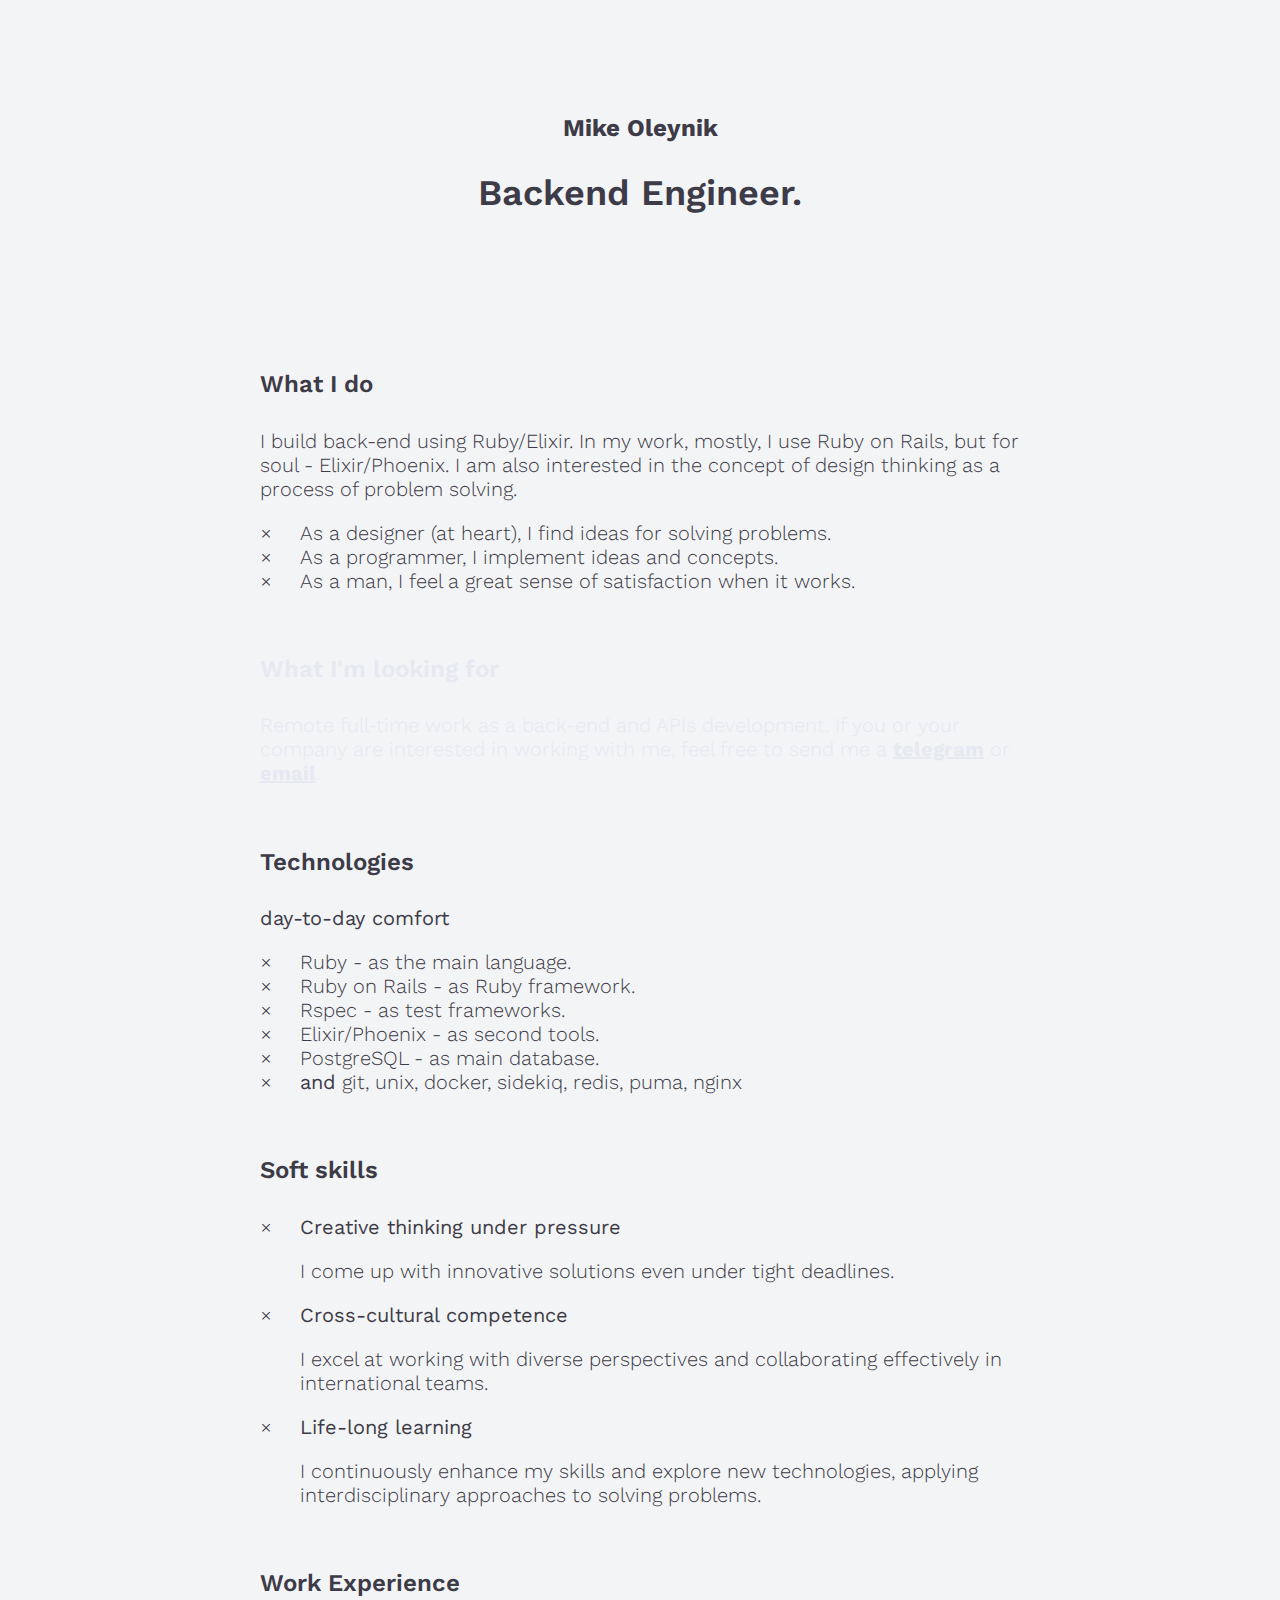
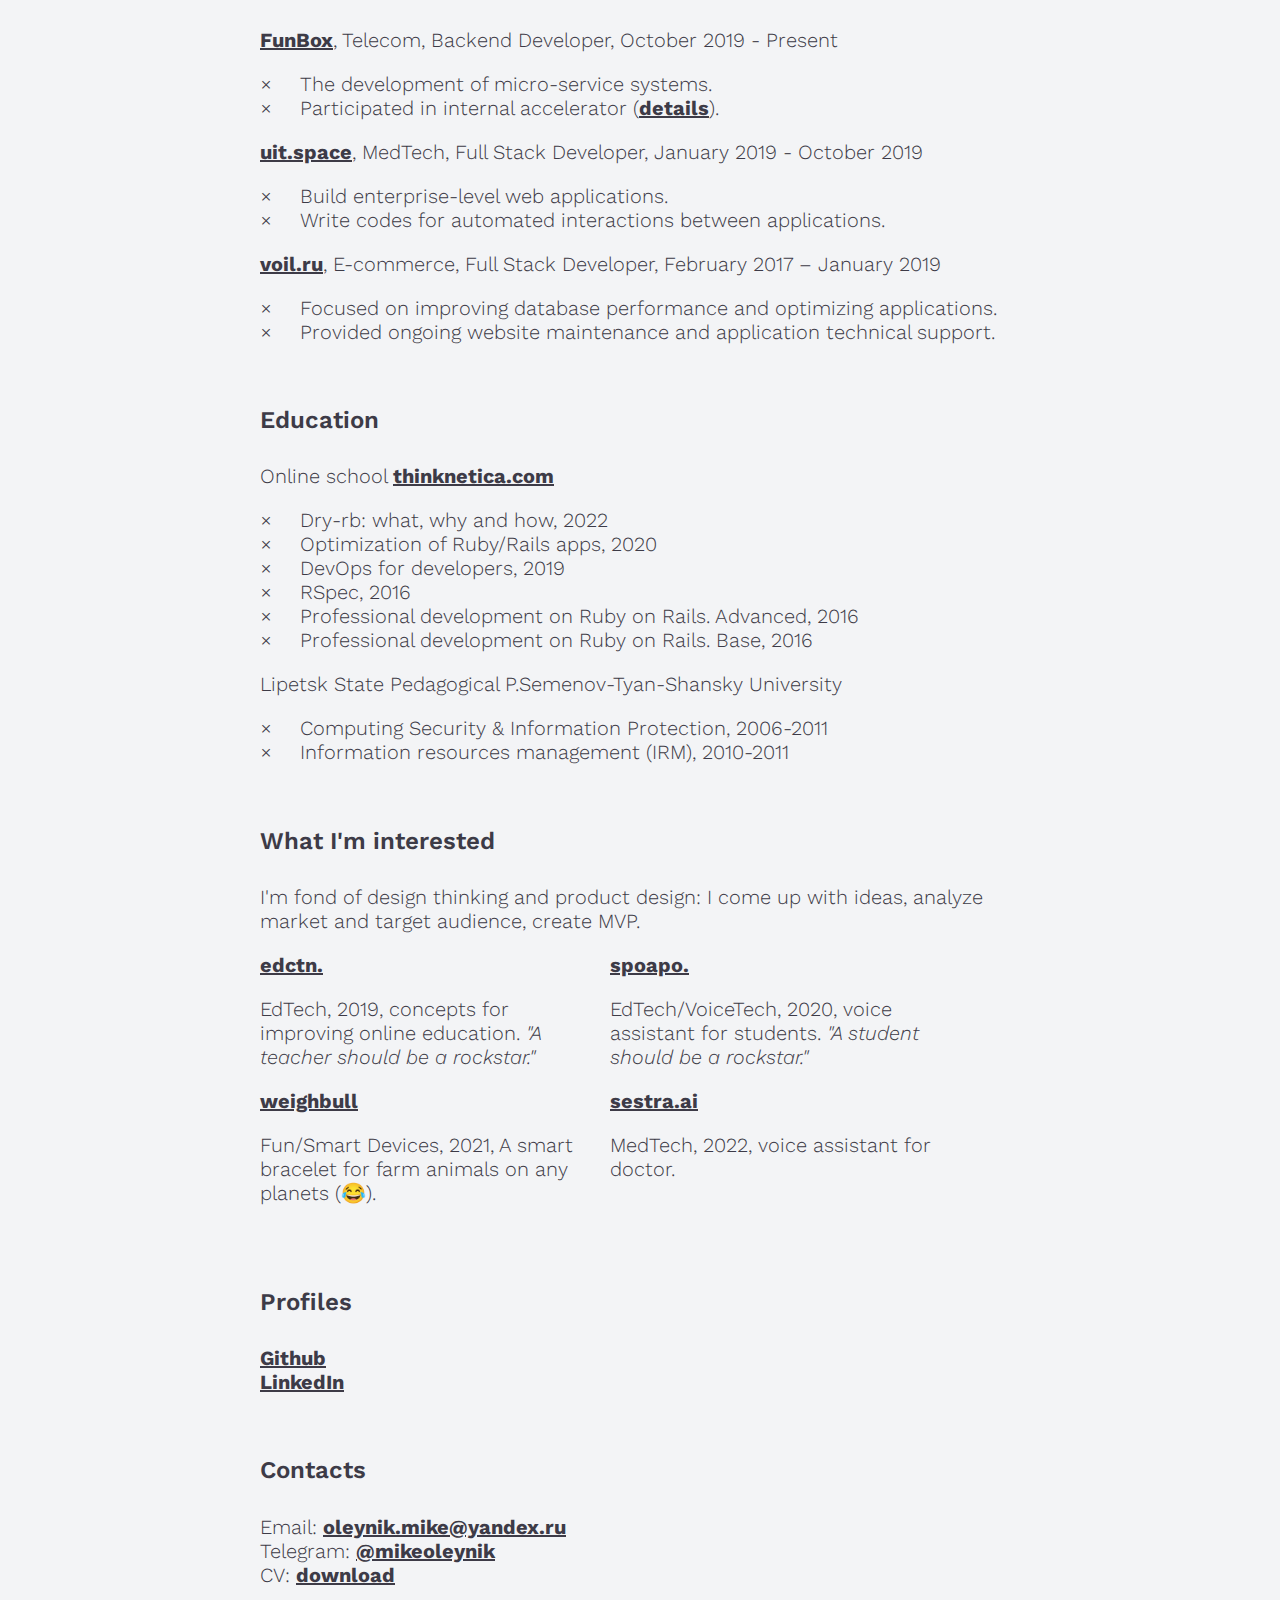
<file: index.html>
<!DOCTYPE html>
<html>
  <head>
    <meta charset="utf-8">
    <meta http-equiv="X-UA-Compatible" content="IE=edge">
    <title>Mike Oleynik — Backend Engineer.</title>
    <meta name="description" content="">
    <meta name="viewport" content="width=device-width, initial-scale=1">
    <meta name="robots" content="all,follow">
    <link rel="shortcut icon" type="image/png" href="img/favicon.png">
    <link rel="stylesheet" href="https://stackpath.bootstrapcdn.com/bootstrap/4.1.1/css/bootstrap.min.css" integrity="sha384-WskhaSGFgHYWDcbwN70/dfYBj47jz9qbsMId/iRN3ewGhXQFZCSftd1LZCfmhktB" crossorigin="anonymous">
    <link href="https://fonts.googleapis.com/css?family=Work+Sans:100,200,300,400,700,800,900" rel="stylesheet">
    <link rel="stylesheet" href="css/style.css">
  </head>
  <body>
    <div class="wrapper">
      <header>
        <h1>Mike Oleynik</h1>
        <h2>Backend Engineer.</h2>
      </header>
      <main>
        <section>
          <h3>What I do</h3>
          <p>I build back-end using Ruby/Elixir. In my work, mostly, I use Ruby on Rails, but for soul - Elixir/Phoenix. I am also interested in the concept of design thinking as a process of problem solving.</p>
          <ul class="list">
            <li>As a designer (at heart), I find ideas for solving problems.</li>
            <li>As a programmer, I implement ideas and concepts.</li>
            <li>As a man, I feel a great sense of satisfaction when it works.</li>
          </ul>

        </section>
        <section class='inactive'>
          <h3>What I'm looking for</h3>
          <p>Remote full-time work as a back-end and APIs development. If you or your company are interested in working with me, feel free to send me a <a href="https://t.me/mikeoleynik" target="_b
lank">telegram</a> or <a href="mailto:oleynik.mike@yandex.ru">email</a>.</p>
        </section>

        <section>
          <h3>Technologies</h3>
          <span class="sub">day-to-day comfort</span>
          <ul class="list">
            <li>Ruby - as the main language.</li>
            <li>Ruby on Rails - as Ruby framework.</li>
            <li>Rspec - as test frameworks.</li>
            <li>Elixir/Phoenix - as second tools.</li>
            <li>PostgreSQL - as main database.</li>
            <li><span class="sub">and</span> git, unix, docker, sidekiq, redis, puma, nginx</li>
          </ul>
        </section>

        <section>
          <h3>Soft skills</h3>
          <ul class="list">
            <li>
              <b>Creative thinking under pressure</b>
              <p>I come up with innovative solutions even under tight deadlines.</p>
            </li>

            <li>
              <b>Cross-cultural competence</b>
              <p>I excel at working with diverse perspectives and collaborating effectively in international teams.</p>
            </li>

            <li>
              <b>Life-long learning</b>
              <p>I continuously enhance my skills and explore new technologies, applying interdisciplinary approaches to solving problems.</p>
            </li>
          </ul>
        </section>

        <section>
          <h3>Work Experience</h3>
          <p class="funbox"><a href="https://funbox.ru/" target="_blank">FunBox</a>, Telecom, Backend Developer, October 2019 - Present</p>
          <ul class="list">
            <li>The development of micro-service systems.</li>
            <li>Participated in internal accelerator (<a href="yagni/sestra.html">details</a>).</li>
          </ul>
          <p><a href="https://uit.space/" target="_blank">uit.space</a>, MedTech, Full Stack Developer, January 2019 - October 2019</p>
          <ul class="list">
            <li>Build enterprise-level web applications.</li>
            <li>Write codes for automated interactions between applications.</li>
          </ul>
          <p><a href="http://voil.ru/" target="_blank">voil.ru</a>, E-commerce, Full Stack Developer, February 2017 – January 2019</p>
          <ul class="list">
            <li>Focused on improving database performance and optimizing applications.</li>
            <li>Provided ongoing website maintenance and application technical support.</li>
          </ul>
        </section>

        <section>
          <h3>Education</h3>
          <p>Online school <a href="http://thinknetica.com/" target="_blank">thinknetica.com</a></p>
          <ul class="list">
            <li>Dry-rb: what, why and how, 2022</li>
            <li>Optimization of Ruby/Rails apps, 2020</li>
            <li>DevOps for developers, 2019</li>
            <li>RSpec, 2016</li>
            <li>Professional development on Ruby on Rails. Advanced, 2016</li>
            <li>Professional development on Ruby on Rails. Base, 2016</li>
          </ul>

          <p>Lipetsk State Pedagogical P.Semenov-Tyan-Shansky University</p>
          <ul class="list">
            <li>Computing Security & Information Protection, 2006-2011</li>
            <li>Information resources management (IRM), 2010-2011</li>
          </ul>
        </section>

        <section>
          <h3>What I'm interested</span></h3>
          <p>I'm fond of design thinking and product design: I come up with ideas, analyze market and target audience, create MVP.</p>
          <ul class="rool rool--open-source">
            <li>
              <a href="yagni/edctn.html" target="_blank">edctn.</a>
              <p>EdTech, 2019, concepts for improving online education. <i>"A teacher should be a rockstar."</i></p>
            </li>

            <li>
              <a href="yagni/spoapo.html" target="_blank">spoapo.</a>
              <p>EdTech/VoiceTech, 2020, voice assistant for students. <i>"A student should be a rockstar."</i></p>
            </li>

            <li>
              <a href="yagni/weighbull.html" target="_blank">weighbull</a>
              <p>Fun/Smart Devices, 2021,  A smart bracelet for farm animals on any planets (😂).</p>
            </li>

            <li>
              <a href="yagni/sestra.html" target="_blank">sestra.ai</a>
              <p>MedTech, 2022, voice assistant for doctor.</p>
            </li>
          </ul>
        </section>

        <!-- <section>
          <h3>yagni, maybe</span></h3>
          <p>You can consider this my blog. Here I structure my thoughts in the form of essays or notes.</p>
          <ul class="rool rool--open-source">
            <li>
              <a href="https://medium.com/@spoapo/harden-of-idea-04554b52c0fc" target="_blank">Harden of Idea</a>
              <p>My framework for creating ideas.</p>
            </li>
          </ul>
        </section> -->
      </main>
      <footer>
        <section>
          <h3>Profiles</h3>
          <ul class="rool">
            <li><a href="https://github.com/mikeoleynik" target="_blank">Github</a></li>
            <li><a href="https://www.linkedin.com/in/mikeoleynik" target="_blank">LinkedIn</a></li>
          </ul>
        </section>
        <section>
          <h3>Contacts</h3>
          <ul class="rool">
            <li>Email: <a href="mailto:oleynik.mike@yandex.ru">oleynik.mike@yandex.ru</a></li>
            <li class="poster">
              Telegram: <a href="https://t.me/mikeoleynik" target="_blank">@mikeoleynik</a>
            </li>
            <li>CV: <a href="https://drive.google.com/file/d/1u5QvTjrEXNswhOLKGVE7uAmh62PnFZH5/view" target="_blank">download</li>
          </ul>
        </section>
      </footer>
    </div>
  </body>
</html>
</file>
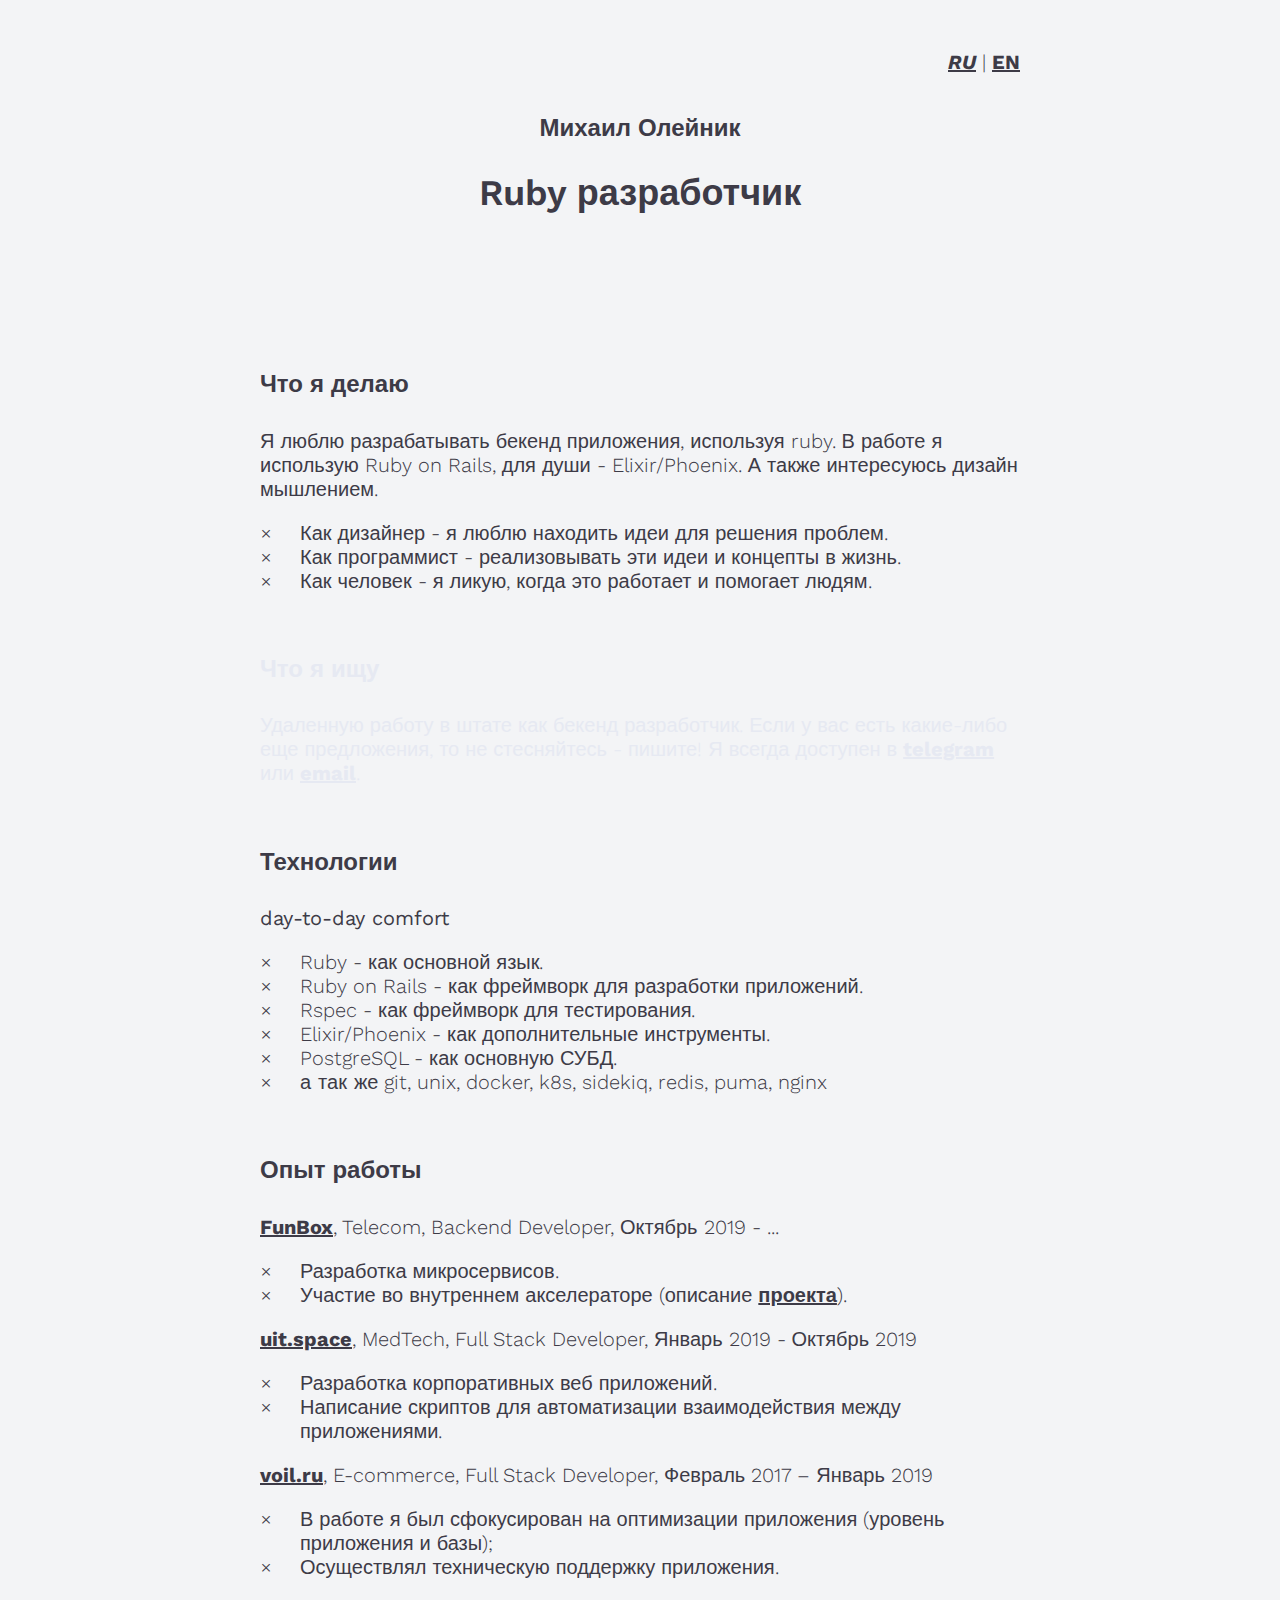
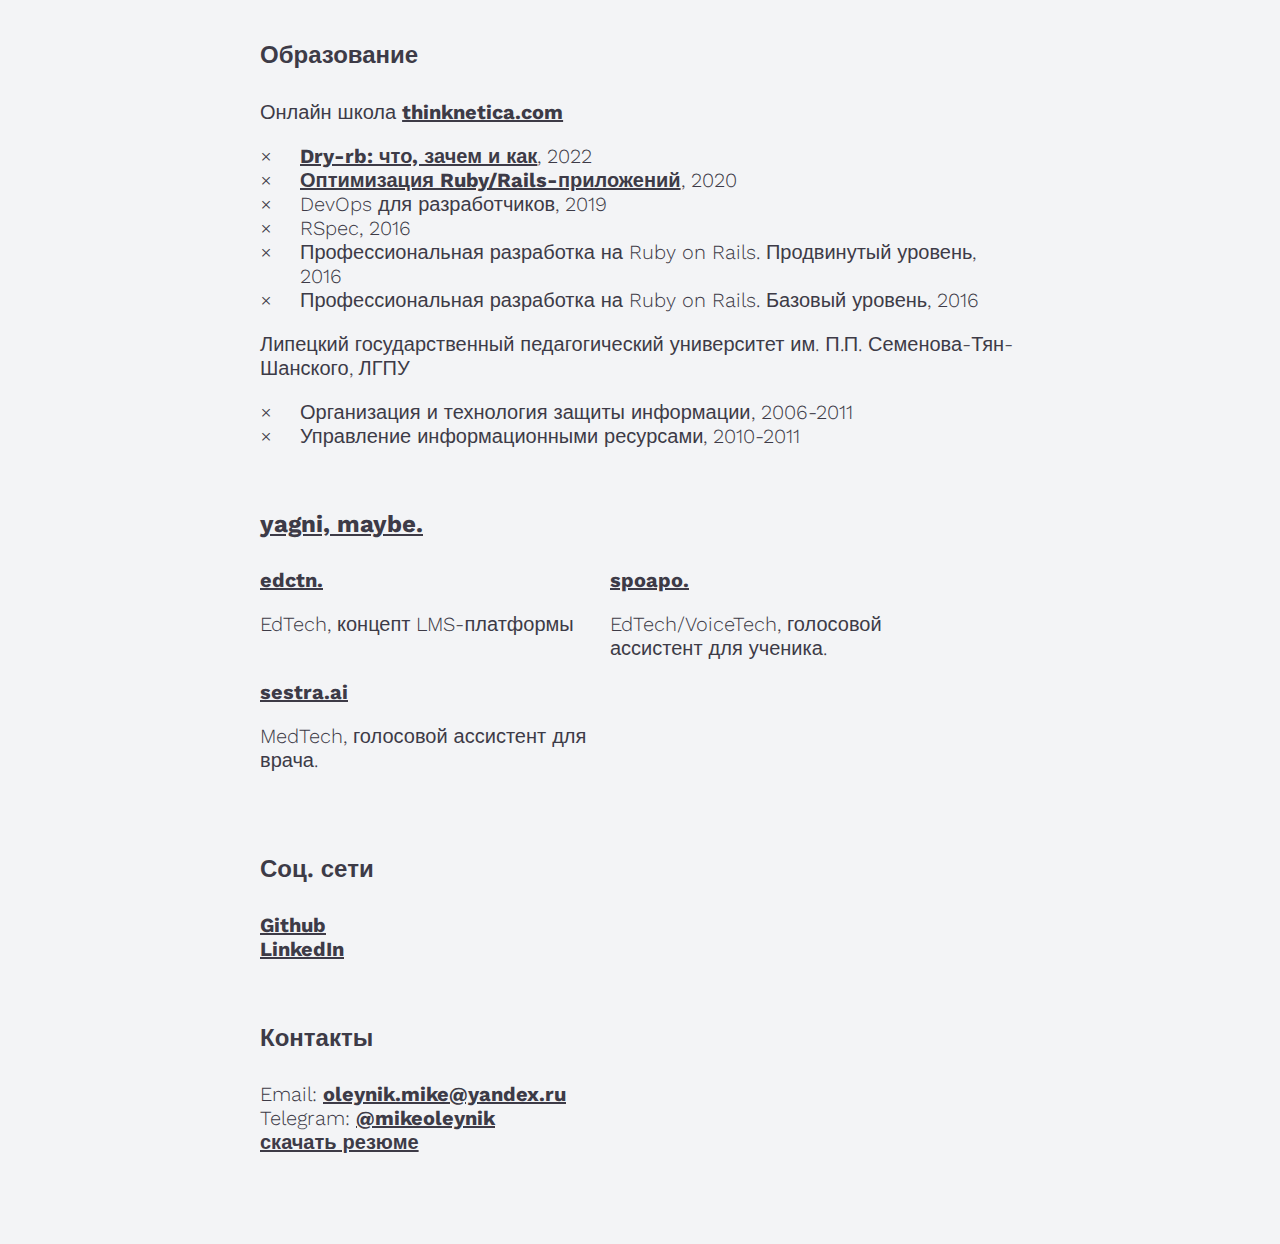
<file: ru/index.html>
<!DOCTYPE html>
<html>
  <head>
    <meta charset="utf-8">
    <meta http-equiv="X-UA-Compatible" content="IE=edge">
    <title>Mike Oleynik — ruby developer </title>
    <meta name="description" content="">
    <meta name="viewport" content="width=device-width, initial-scale=1">
    <meta name="robots" content="all,follow">
    <link rel="shortcut icon" type="image/png" href="img/favicon.png">
    <link rel="stylesheet" href="https://stackpath.bootstrapcdn.com/bootstrap/4.1.1/css/bootstrap.min.css" integrity="sha384-WskhaSGFgHYWDcbwN70/dfYBj47jz9qbsMId/iRN3ewGhXQFZCSftd1LZCfmhktB" crossorigin="anonymous">
    <link href="https://fonts.googleapis.com/css?family=Work+Sans:100,200,300,400,700,800,900" rel="stylesheet">
    <link href="https://fonts.googleapis.com/css?family=Montserrat:100,200,300,400,700,800,900&display=swap" rel="stylesheet">
    <link rel="stylesheet" href="../css/style.css">
  </head>
  <body>
    <div class="wrapper">
      <header>
        <p class="language">
          <a href="index.html" class="active">ru</a><span> | </span><a href="en.html">en</a>
        </p>
        <h1>Михаил Олейник</h1>
        <h2>Ruby разработчик</h2>
      </header>
      <main class="wrapper--russian">
        <section>
          <h3>Что я делаю</h3>
          <p>Я люблю разрабатывать бекенд приложения, используя ruby. В работе я использую Ruby on Rails, для души - Elixir/Phoenix. А также интересуюсь дизайн мышлением.</p>
          <ul class="list">
            <li>Как дизайнер - я люблю находить идеи для решения проблем.</li>
            <li>Как программист - реализовывать эти идеи и концепты в жизнь.</li>
            <li>Как человек - я ликую, когда это работает и помогает людям.</li>
          </ul>

        </section>
        <section class='inactive'>
          <h3>Что я ищу</h3>
          <p>Удаленную работу в штате как бекенд разработчик. Если у вас есть какие-либо еще предложения, то не стесняйтесь - пишите! Я всегда доступен в <a href="https://t.me/mikeoleynik" target="_blank">telegram</a> или <a href="mailto:oleynik.mike@yandex.ru">email</a>.</p>
        </section>
        <section>
          <h3>Технологии</h3>
          <span class="sub">day-to-day comfort</span>
          <ul class="list">
            <li>Ruby - как основной язык.</li>
            <li>Ruby on Rails - как фреймворк для разработки приложений.</li>
            <li>Rspec - как фреймворк для тестирования.</li>
            <li>Elixir/Phoenix - как дополнительные инструменты.</li>
            <li>PostgreSQL - как основную СУБД. </li>
            <li><span class="sub">а так же</span>  git, unix, docker, k8s, sidekiq, redis, puma, nginx</li>
          </ul>
        </section>
        <section>
          <h3>Опыт работы</h3>
          <p class="funbox"><a href="https://funbox.ru/" target="_blank">FunBox</a>, Telecom, Backend Developer, Октябрь 2019 - ...</p>
          <ul class="list">
            <li>Разработка микросервисов.</li>
            <li>Участие во внутреннем акселераторе (описание <span class="yagni-maybe"><a href="yagni/sestra.html">проекта</a></span>).</li>
          </ul>
          <p><a href="https://uit.space/" target="_blank">uit.space</a>, MedTech, Full Stack Developer, Январь 2019 - Октябрь 2019</p>
          <ul class="list">
            <li>Разработка корпоративных веб приложений.</li>
            <li>Написание скриптов для автоматизации взаимодействия между приложениями.</li>
          </ul>
          <p><a href="http://voil.ru/" target="_blank">voil.ru</a>, E-commerce, Full Stack Developer, Февраль 2017 – Январь 2019</p>
          <ul class="list">
            <li>В работе я был сфокусирован на оптимизации приложения (уровень приложения и базы);</li>
            <li>Осуществлял техническую поддержку приложения.</li>
          </ul>
        </section>
        <section>
          <h3>Образование</h3>
          <p>Онлайн школа <a href="http://thinknetica.com/" target="_blank">thinknetica.com</a></p>
          <ul class="list">
            <li><a href="https://thinknetica.com/pro/workshop_dryrb" target="_blank">Dry-rb: что, зачем и как</a>, 2022</li>
            <li><a href="https://thinknetica.com/pro/rails_optimization" target="_blank">Оптимизация Ruby/Rails-приложений</a>, 2020</li>
            <li>DevOps для разработчиков, 2019</li>
            <li>RSpec, 2016</li>
            <li>Профессиональная разработка на Ruby on Rails. Продвинутый уровень, 2016</li>
            <li>Профессиональная разработка на Ruby on Rails. Базовый уровень, 2016</li>
          </ul>

          <p>Липецкий государственный педагогический университет им. П.П. Семенова-Тян-Шанского, ЛГПУ</p>
          <ul class="list">
            <li>Организация и технология защиты информации, 2006-2011</li>
            <li>Управление информационными ресурсами, 2010-2011</li>
          </ul>
        </section>

        <section>
          <h3><span class='yagni-maybe'><a href="blog.html">yagni, maybe.</a></span></h3>
          <ul class="rool rool--open-source">
            <li>
              <a href="yagni/edctn.html" target="_blank">edctn.</a>
              <p>EdTech, концепт LMS-платформы</p>
            </li>

            <li>
              <a href="yagni/spoapo.html" target="_blank">spoapo.</a>
              <p>EdTech/VoiceTech, голосовой ассистент для ученика.</p>
            </li>

            <li>
              <a href="yagni/sestra.html" target="_blank">sestra.ai</a>
              <p>MedTech, голосовой ассистент для врача.</p>
            </li>
          </ul>
        </section>
      </main>
      <footer>
        <section>
          <h3>Соц. сети</h3>
          <ul class="rool">
            <li class="poster">
              <a href="https://github.com/mikeoleynik" target="_blank">Github</a>
              <!-- <div class="gif"><img src="img/code.gif" width="400"></div> -->
            </li>
            <!-- <li><a href="https://twitter.com/oleynikmike" target="_blank">Twitter</a></li> -->
            <li><a href="https://www.linkedin.com/in/mike-oleynik-81ba06165/" target="_blank">LinkedIn</a></li>
          </ul>
        </section>
        <section>
          <h3>Контакты</h3>
          <ul class="rool">
            <li>Email: <a href="mailto:oleynik.mike@yandex.ru">oleynik.mike@yandex.ru</a></li>
            <li class="poster">
              Telegram: <a href="https://t.me/mikeoleynik" target="_blank">@mikeoleynik</a>
            </li>
            <li><a href="https://drive.google.com/file/d/1u5QvTjrEXNswhOLKGVE7uAmh62PnFZH5/view" target="_blank">скачать резюме</li>
          </ul>
        </section>
      </footer>
    </div>
  </body>
</html>
</file>
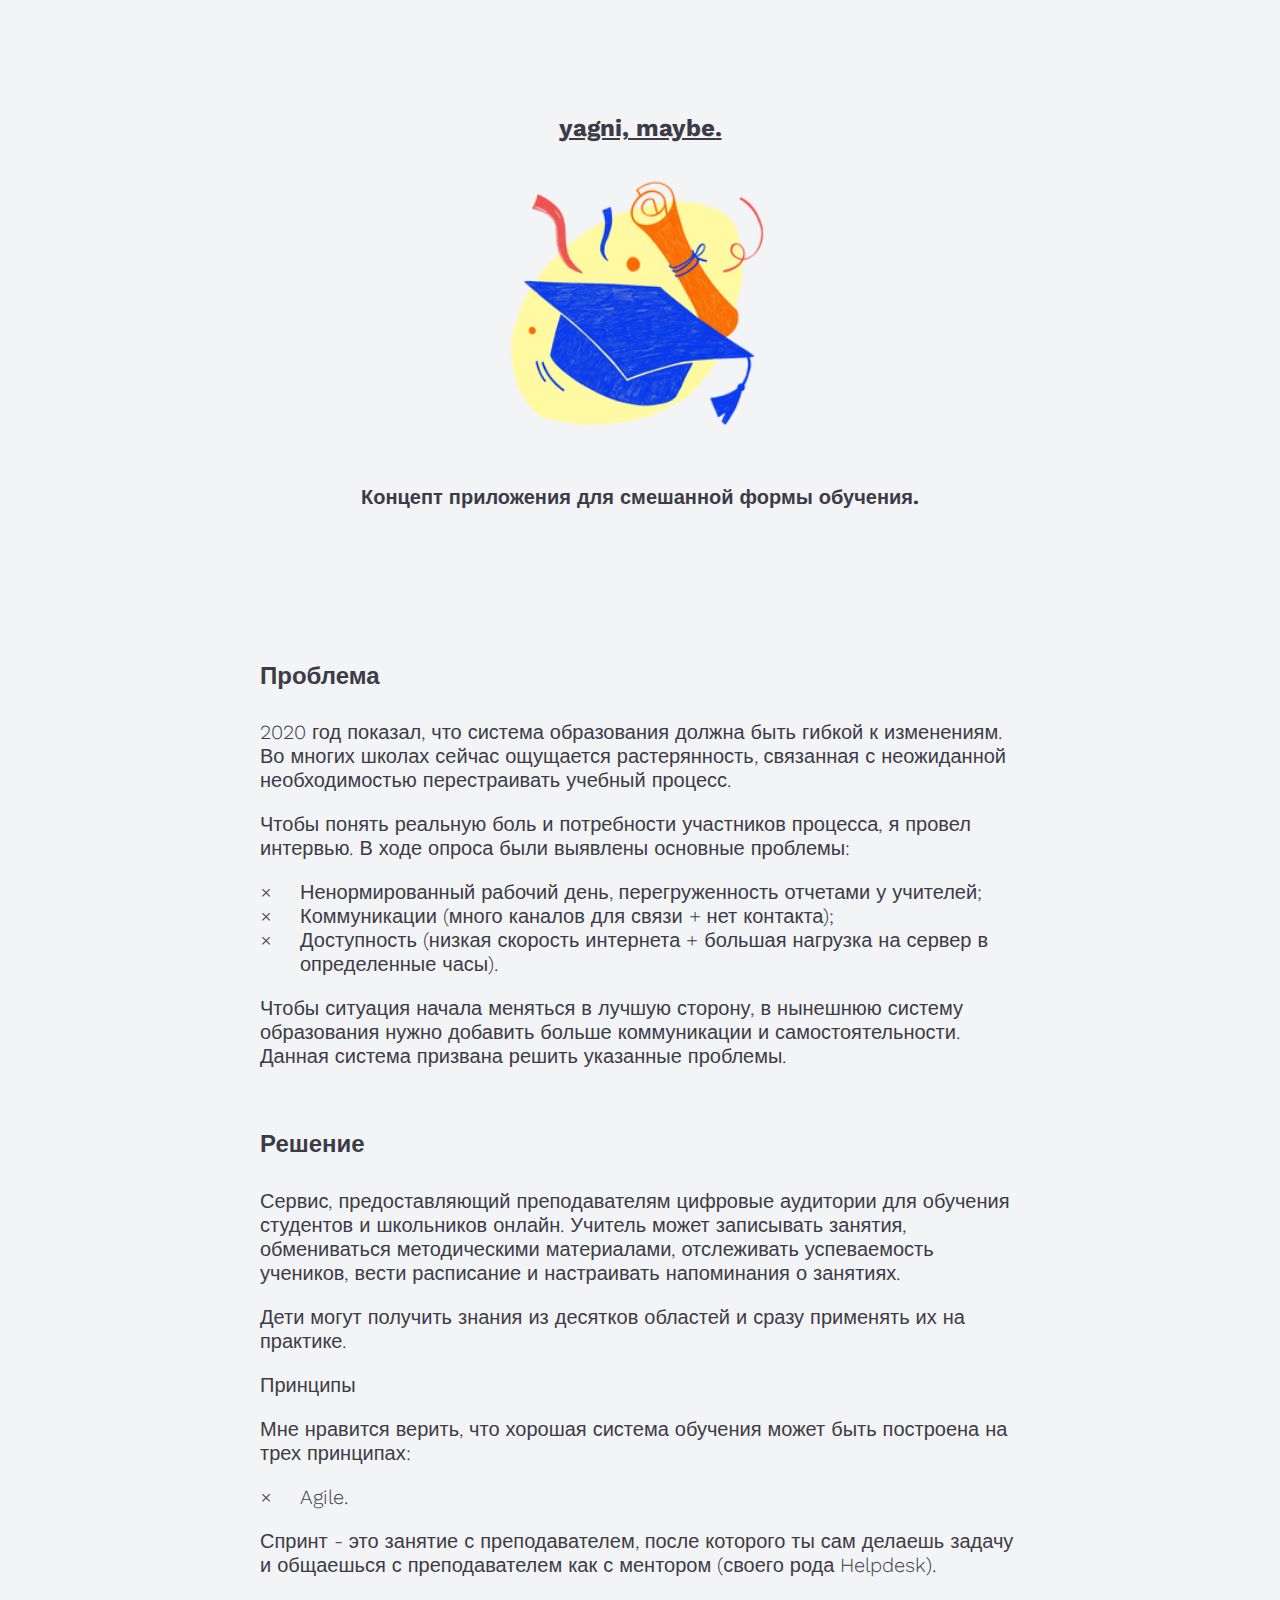
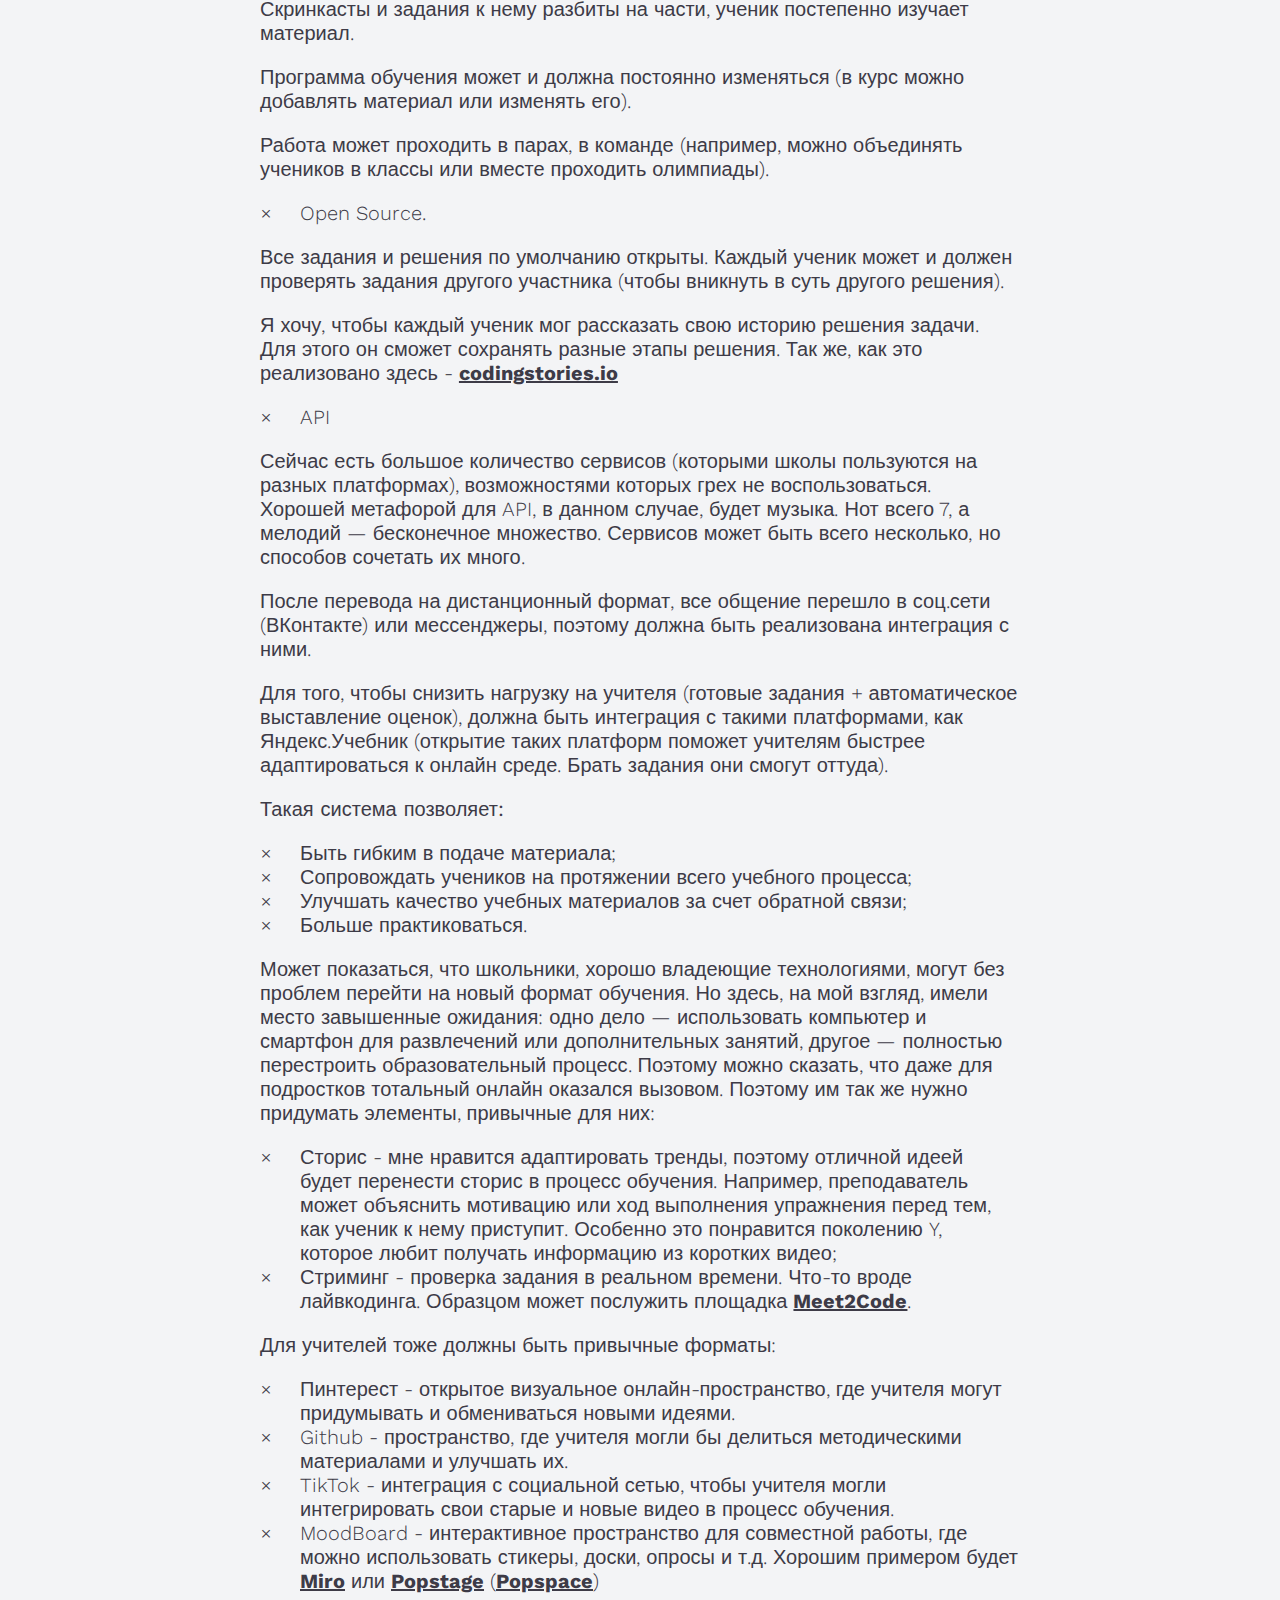
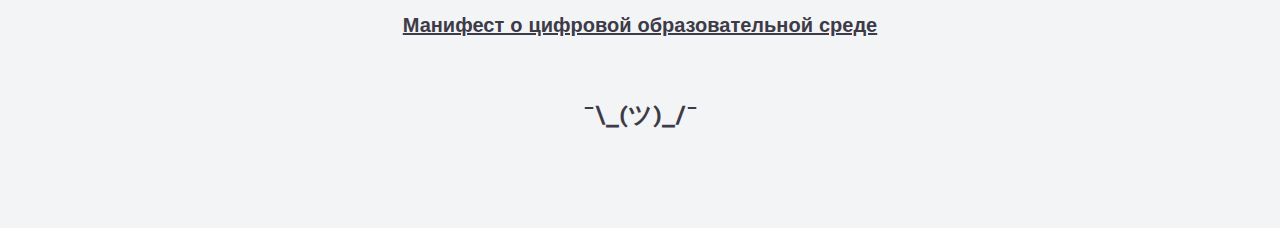
<file: ru/edctn.html>
<!DOCTYPE html>
<html>
  <head>
    <meta charset="utf-8">
    <meta http-equiv="X-UA-Compatible" content="IE=edge">
    <title>edctn.</title>
    <meta name="description" content="">
    <meta name="viewport" content="width=device-width, initial-scale=1">
    <meta name="robots" content="all,follow">
    <link rel="shortcut icon" type="image/png" href="../img/favicon.png">
    <link rel="stylesheet" href="https://stackpath.bootstrapcdn.com/bootstrap/4.1.1/css/bootstrap.min.css" integrity="sha384-WskhaSGFgHYWDcbwN70/dfYBj47jz9qbsMId/iRN3ewGhXQFZCSftd1LZCfmhktB" crossorigin="anonymous">
    <link href="https://fonts.googleapis.com/css?family=Montserrat:100,200,300,400,700,800,900&display=swap" rel="stylesheet">
    <link href="https://fonts.googleapis.com/css?family=Work+Sans:100,200,300,400,700,800,900" rel="stylesheet">
    <link rel="stylesheet" href="../css/style.css">
  </head>
  <body>
    <div class="wrapper">
      <header>
        <p class="language">
          <!-- <a class="active" href="index.html">ru</a><span> | </span><a href="en.html">en</a> -->
        </p>
        <h1 class="bold"><span class='yagni'><a href="../blog.html">yagni, maybe.</a></span></h1>
        <div><img src="../img/edctn.png" class='img-center'></div>
        <div class='footer-shrug'>
          <h4>Концепт приложения для смешанной формы обучения.</h4>
        </div>
      </header>
      <main class="wrapper--russian">
        <section>
          <h3>Проблема</h3>
          <p>2020 год показал, что система образования должна быть гибкой к изменениям. Во многих школах сейчас ощущается растерянность, связанная с неожиданной необходимостью перестраивать учебный процесс. </p>

          <p>Чтобы понять реальную боль и потребности участников процесса, я провел интервью. В ходе опроса были выявлены основные проблемы:</p>

          <ul class="list">
            <li>Ненормированный рабочий день, перегруженность отчетами у учителей;</li>
            <li>Коммуникации (много каналов для связи + нет контакта);</li>
            <li>Доступность (низкая скорость интернета + большая нагрузка на сервер в определенные часы).</li>
          </ul>
          <p>Чтобы ситуация начала меняться в лучшую сторону, в нынешнюю систему образования нужно добавить больше коммуникации и самостоятельности. Данная система призвана решить указанные проблемы.</p>
        </section>

        <section>
          <h3>Решение</h3>
          <p>Сервис, предоставляющий преподавателям цифровые аудитории для обучения студентов и школьников онлайн. Учитель может записывать занятия, обмениваться методическими материалами, отслеживать успеваемость учеников, вести расписание и настраивать напоминания о занятиях.</p>
          <p>Дети могут получить знания из десятков областей и сразу применять их на практике.</p>

          <p><b>Принципы</b></p>
          <p>Мне нравится верить, что хорошая система обучения может быть построена на трех принципах:</p>

          <ul class="list">
            <li>Agile.</li>
          </ul>

          <p>Спринт - это занятие с преподавателем, после которого ты сам делаешь задачу и общаешься с преподавателем как с ментором (своего рода Helpdesk).</p>
          <p>Скринкасты и задания к нему разбиты на части, ученик постепенно изучает материал.</p>
          <p>Программа обучения может и должна постоянно изменяться (в курс можно добавлять материал или изменять его).</p>
          <p>Работа может проходить в парах, в команде (например, можно объединять учеников в классы или вместе проходить олимпиады).</p>

          <ul class="list">
            <li>Open Source.</li>
          </ul>

          <p>Все задания и решения по умолчанию открыты. Каждый ученик может и должен проверять задания другого участника (чтобы вникнуть в суть другого решения).</p>
          <p>Я хочу, чтобы каждый ученик мог рассказать свою историю решения задачи. Для этого он сможет сохранять разные этапы решения. Так же, как это реализовано здесь - <a href="https://codingstories.io/about">codingstories.io</a></p>

          <ul class="list">
            <li>API</li>
          </ul>

          <p>Сейчас есть большое количество сервисов (которыми школы пользуются на разных платформах), возможностями которых грех не воспользоваться. Хорошей метафорой для API, в данном случае, будет музыка. Нот всего 7, а мелодий — бесконечное множество. Сервисов может быть всего несколько, но способов сочетать их много.</p>
          <p>После перевода на дистанционный формат, все общение перешло в соц.сети (ВКонтакте) или мессенджеры, поэтому должна быть реализована интеграция с ними.</p>
          <p>Для того, чтобы снизить нагрузку на учителя (готовые задания + автоматическое выставление оценок), должна быть интеграция с такими платформами, как Яндекс.Учебник (открытие таких платформ поможет учителям быстрее адаптироваться к онлайн среде. Брать задания они смогут оттуда).</p>

          <p><b>Такая система позволяет:</b></p>

          <ul class="list">
            <li>Быть гибким в подаче материала;</li>
            <li>Сопровождать учеников на протяжении всего учебного процесса;</li>
            <li>Улучшать качество учебных материалов за счет обратной связи;</li>
            <li>Больше практиковаться.</li>
          </ul>

          <p>Может показаться, что школьники, хорошо владеющие технологиями, могут без проблем перейти на новый формат обучения. Но здесь, на мой взгляд, имели место завышенные ожидания: одно дело — использовать компьютер и смартфон для развлечений или дополнительных занятий, другое — полностью перестроить образовательный процесс. Поэтому можно сказать, что даже для подростков тотальный онлайн оказался вызовом. Поэтому им так же нужно придумать элементы, привычные для них:</p>

          <ul class="list">
            <li>Сторис - мне нравится адаптировать тренды, поэтому отличной идеей будет перенести сторис в процесс обучения. Например, преподаватель может объяснить мотивацию или ход выполнения упражнения перед тем, как ученик к нему приступит. Особенно это понравится поколению Y, которое любит получать информацию из коротких видео;</li>
            <li>Стриминг - проверка задания в реальном времени. Что-то вроде лайвкодинга. Образцом может послужить площадка <a href="https://meet2code.com">Meet2Code</a>.</li>
          </ul>

          <p>Для учителей тоже должны быть привычные форматы:</p>
          <ul class="list">
            <li>Пинтерест - открытое визуальное онлайн-пространство, где учителя могут придумывать и обмениваться новыми идеями.</li>
            <li>Github - пространство, где учителя могли бы делиться методическими материалами и улучшать их.</li>
            <li>TikTok - интеграция с социальной сетью, чтобы учителя могли интегрировать свои старые и новые видео в процесс обучения.</li>
            <li>MoodBoard - интерактивное пространство для совместной работы, где можно использовать стикеры, доски, опросы и т.д. Хорошим примером будет <a href="https://miro.com/">Miro</a> или <a href="https://popstage.com/">Popstage</a> (<a href="https://popspace.io/">Popspace</a>)</li>
          </ul>
        </section>
      </main>
      <footer>
        <section>
          <div class='footer-shrug'>
            <a href='http://edutainme.ru'>Манифест о цифровой образовательной среде</a>
            <h3>¯\_(ツ)_/¯</h3>
          </div>
        </section>
      </footer>
    </div>
  </body>
</html>
</file>
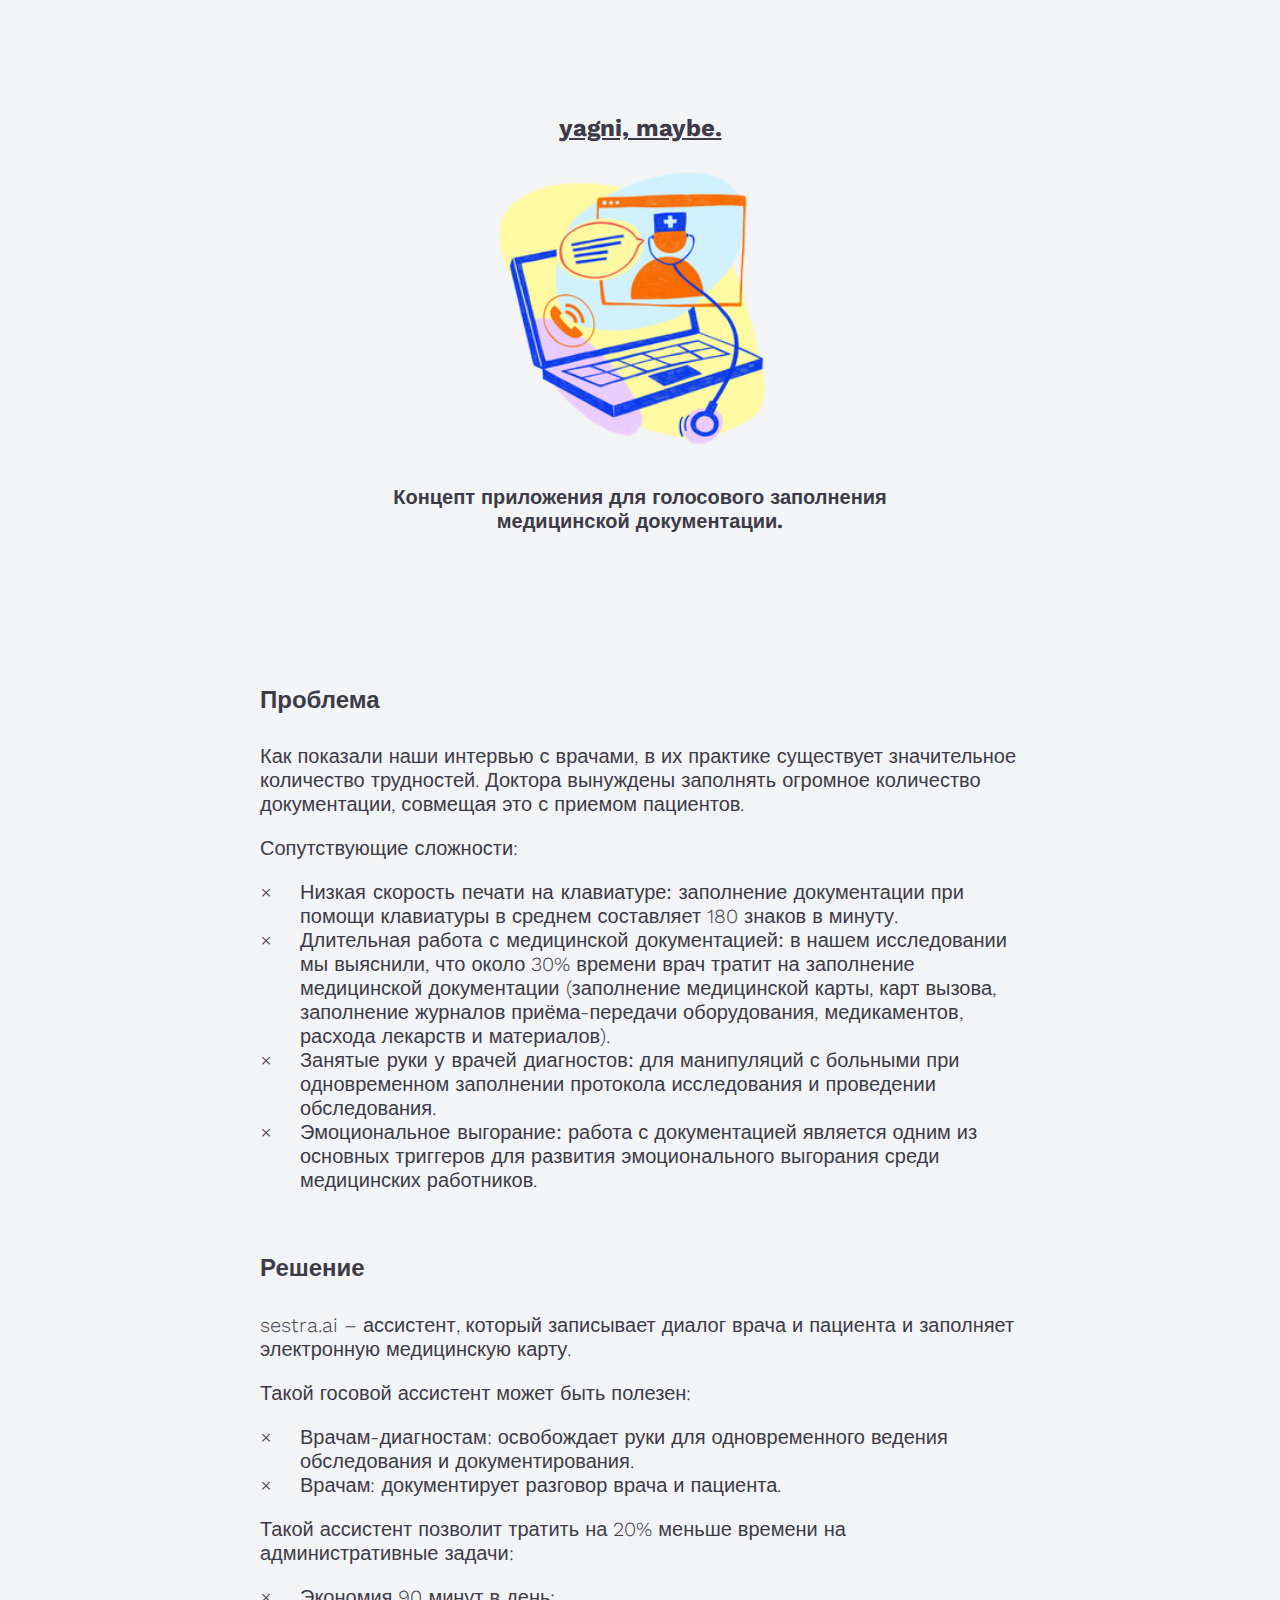
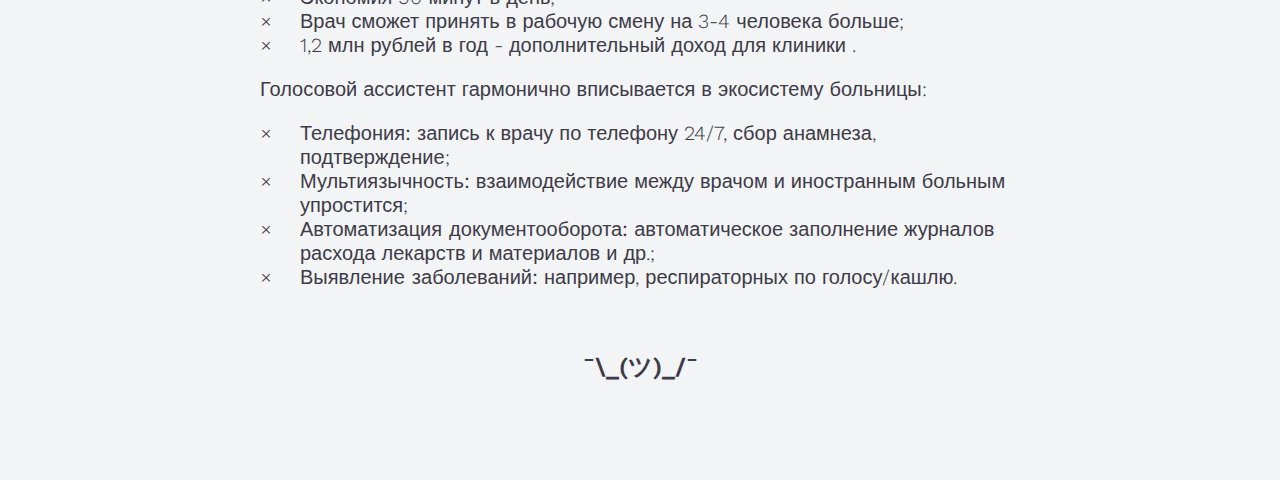
<file: ru/sestra.html>
<!DOCTYPE html>
<html>
  <head>
    <meta charset="utf-8">
    <meta http-equiv="X-UA-Compatible" content="IE=edge">
    <title>sestra.ai</title>
    <meta name="description" content="">
    <meta name="viewport" content="width=device-width, initial-scale=1">
    <meta name="robots" content="all,follow">
    <link rel="shortcut icon" type="image/png" href="../img/favicon.png">
    <link rel="stylesheet" href="https://stackpath.bootstrapcdn.com/bootstrap/4.1.1/css/bootstrap.min.css" integrity="sha384-WskhaSGFgHYWDcbwN70/dfYBj47jz9qbsMId/iRN3ewGhXQFZCSftd1LZCfmhktB" crossorigin="anonymous">
    <link href="https://fonts.googleapis.com/css?family=Montserrat:100,200,300,400,700,800,900&display=swap" rel="stylesheet">
    <link href="https://fonts.googleapis.com/css?family=Work+Sans:100,200,300,400,700,800,900" rel="stylesheet">
    <link rel="stylesheet" href="../css/style.css">
  </head>
  <body>
    <div class="wrapper">
      <header>
        <p class="language">
          <!-- <a class="active" href="index.html">ru</a><span> | </span><a href="en.html">en</a> -->
        </p>
        <h1 class="bold"><span class='yagni'><a href="../blog.html">yagni, maybe.</a></span></h1>
        <div><img src="../img/voice.png" class='img-center'></div>
        <div class='footer-shrug'>
          <h4>Концепт приложения для голосового заполнения медицинской документации.</h4>
        </div>
      </header>
      <main class="wrapper--russian">
        <section>
          <h3>Проблема</h3>
          <p>Как показали наши интервью с врачами, в их практике существует значительное количество трудностей. Доктора вынуждены заполнять огромное количество документации, совмещая это с приемом пациентов.</p>

          <p>Сопутствующие сложности:</p>
          <ul class="list">
            <li><b>Низкая скорость печати на клавиатуре:</b> заполнение документации при помощи клавиатуры в среднем составляет 180 знаков в минуту.</li>
            <li><b>Длительная работа с медицинской документацией:</b> в нашем исследовании мы выяснили, что около 30% времени врач тратит на заполнение медицинской документации (заполнение медицинской карты, карт вызова, заполнение журналов приёма-передачи оборудования, медикаментов, расхода лекарств и материалов).</li>
            <li><b>Занятые руки у врачей диагностов:</b> для манипуляций с больными при одновременном заполнении протокола исследования и проведении обследования.</li>
            <li><b>Эмоциональное выгорание:</b> работа с документацией является одним из основных триггеров для развития эмоционального выгорания среди медицинских работников.</li>
          </ul>
        </section>

        <section>
          <h3>Решение</h3>
          <p>sestra.ai – ассистент, который записывает диалог врача и пациента и заполняет электронную медицинскую карту.</p>
          <p> Такой госовой ассистент может быть полезен:</p>
          <ul class="list">
            <li>Врачам-диагностам: освобождает руки для одновременного ведения обследования и документирования.</li>
            <li>Врачам: документирует разговор врача и пациента.</li>
          </ul>

          <p>Такой ассистент позволит тратить на 20% меньше времени на административные задачи:</p>
          <ul class="list">
            <li>Экономия 90 минут в день;</li>
            <li>Врач сможет принять в рабочую смену на 3-4 человека больше;</li>
            <li>1,2 млн рублей в год - дополнительный доход для клиники .</li>
          </ul>

          <p>Голосовой ассистент гармонично вписывается в экосистему больницы:</p>
          <ul class="list">
            <li><b>Телефония:</b> запись к врачу по телефону 24/7, сбор анамнеза, подтверждение;</li>
            <li><b>Мультиязычность:</b> взаимодействие между врачом и иностранным больным упростится;</li>
            <li><b>Автоматизация документооборота:</b> автоматическое заполнение журналов расхода лекарств и материалов и др.;</li>
            <li><b>Выявление заболеваний:</b> например, респираторных по голосу/кашлю.</li>
          </ul>
        </section>
      </main>
      <footer>
        <section>
          <div class='footer-shrug'><h3>¯\_(ツ)_/¯</h3></div>
        </section>
      </footer>
    </div>
  </body>
</html>
</file>
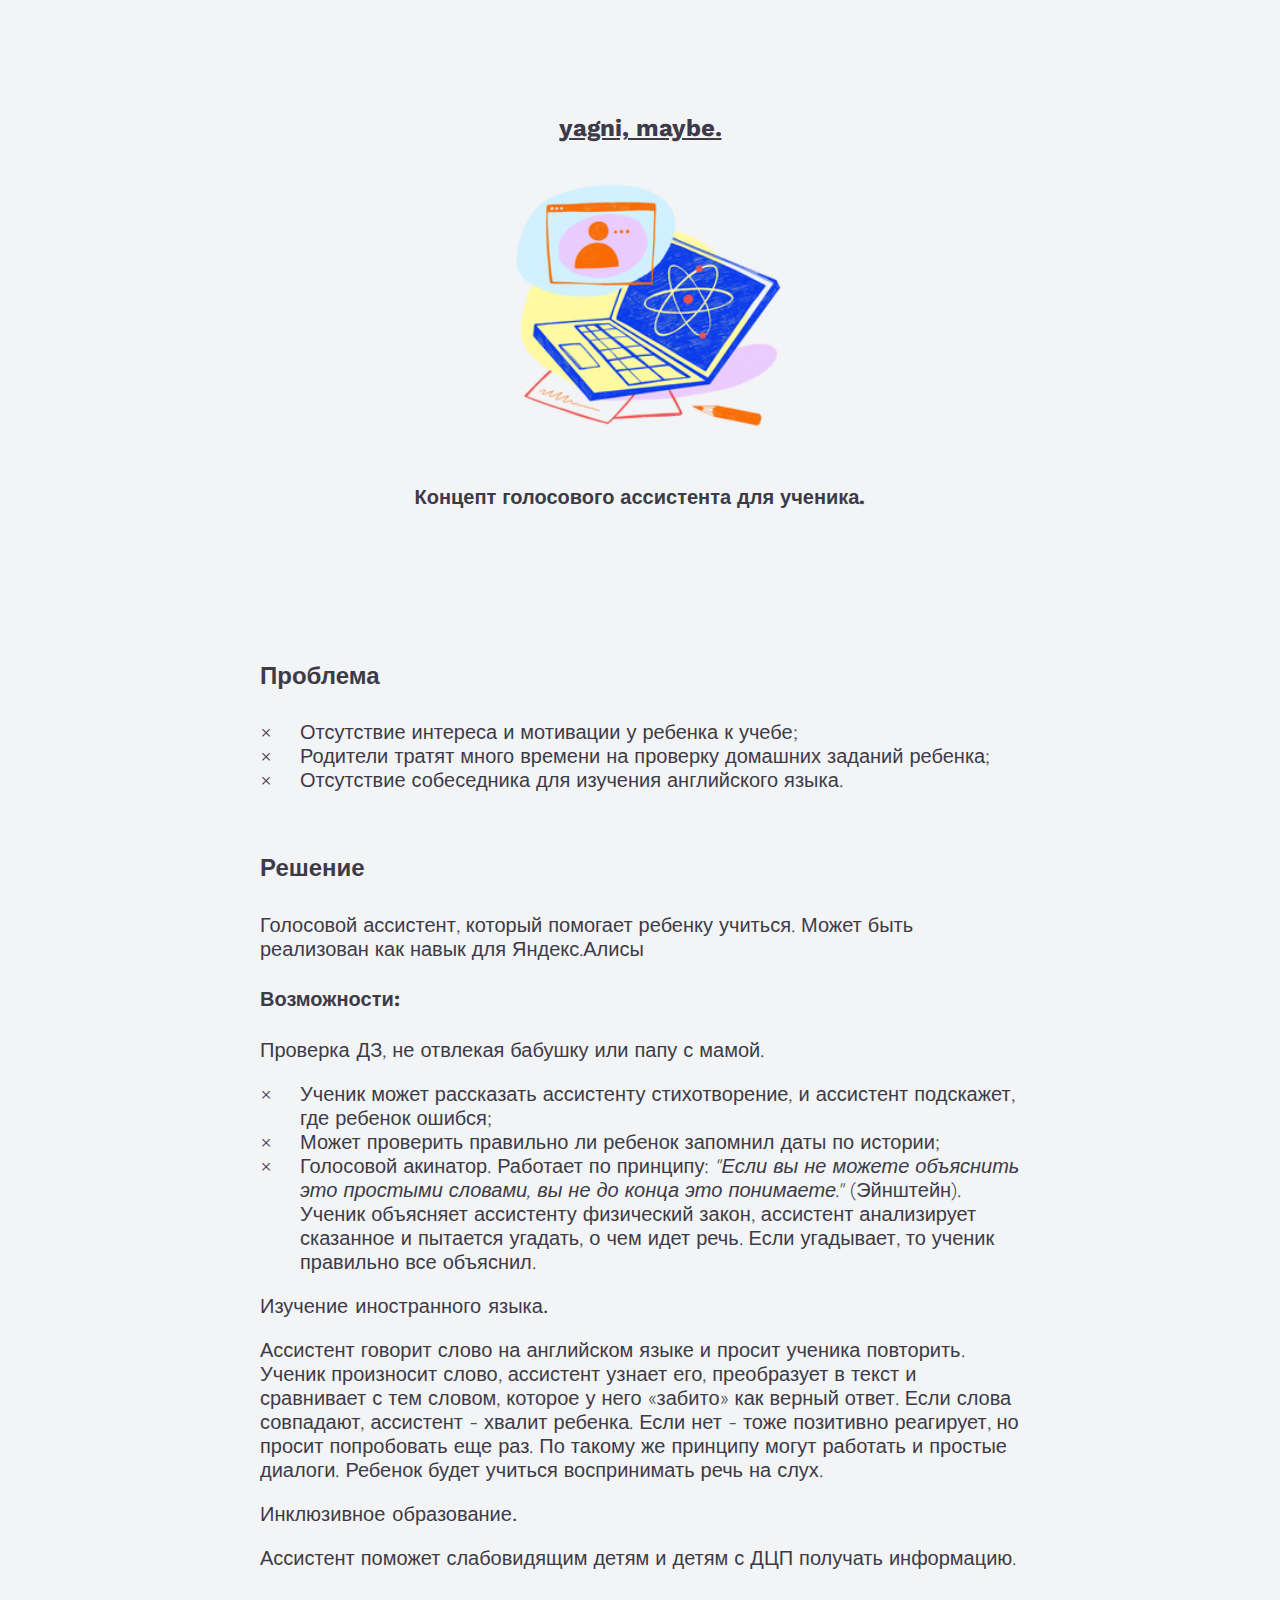
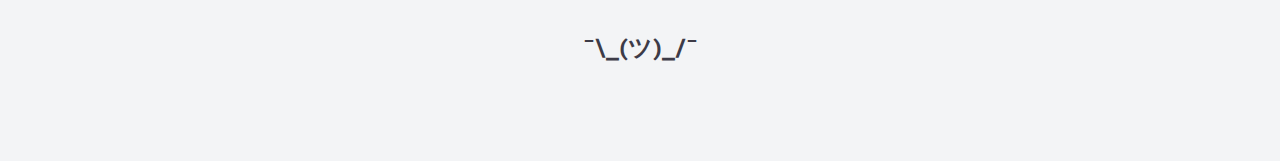
<file: ru/spoapo.html>
<!DOCTYPE html>
<html>
  <head>
    <meta charset="utf-8">
    <meta http-equiv="X-UA-Compatible" content="IE=edge">
    <title>spoapo.</title>
    <meta name="description" content="">
    <meta name="viewport" content="width=device-width, initial-scale=1">
    <meta name="robots" content="all,follow">
    <link rel="shortcut icon" type="image/png" href="../img/favicon.png">
    <link rel="stylesheet" href="https://stackpath.bootstrapcdn.com/bootstrap/4.1.1/css/bootstrap.min.css" integrity="sha384-WskhaSGFgHYWDcbwN70/dfYBj47jz9qbsMId/iRN3ewGhXQFZCSftd1LZCfmhktB" crossorigin="anonymous">
    <link href="https://fonts.googleapis.com/css?family=Montserrat:100,200,300,400,700,800,900&display=swap" rel="stylesheet">
    <link href="https://fonts.googleapis.com/css?family=Work+Sans:100,200,300,400,700,800,900" rel="stylesheet">
    <link rel="stylesheet" href="../css/style.css">
  </head>
  <body>
    <div class="wrapper">
      <header>
        <p class="language">
          <!-- <a class="active" href="index.html">ru</a><span> | </span><a href="en.html">en</a> -->
        </p>
        <h1 class="bold"><span class='yagni'><a href="../blog.html">yagni, maybe.</a></span></h1>
        <div><img src="../img/spoapo.png" width="400" class='img-center'></div>
        <div class='footer-shrug'>
          <h4>Концепт голосового ассистента для ученика.</h4>
        </div>
      </header>
      <main class="wrapper--russian">
        <section>
          <h3>Проблема</h3>

          <ul class="list">
            <li>Отсутствие интереса и мотивации у ребенка к учебе;</li>
            <li>Родители тратят много времени на проверку домашних заданий ребенка;</li>
            <li>Отсутствие собеседника для изучения английского языка.</li>
          </ul>
        </section>

        <section>
          <h3>Решение</h3>
          <p>Голосовой ассистент, который помогает ребенку учиться. Может быть реализован как навык для Яндекс.Алисы</p>

          <h4>Возможности:</h4>

          <p><b>Проверка ДЗ</b>, не отвлекая бабушку или папу с мамой.</p>
          <ul class="list">
            <li>Ученик может рассказать ассистенту стихотворение, и ассистент подскажет, где ребенок ошибся;</li>
            <li>Может проверить правильно ли ребенок запомнил даты по истории;</li>
            <li>Голосовой акинатор. Работает по принципу: <i>"Если вы не можете объяснить это простыми словами, вы не до конца это понимаете."</i> (Эйнштейн). Ученик объясняет ассистенту физический закон, ассистент анализирует сказанное и пытается угадать, о чем идет речь. Если угадывает, то ученик правильно все объяснил.</li>
          </ul>

          <p><b>Изучение иностранного языка.</b></p>
          <p>Ассистент говорит слово на английском языке и просит ученика повторить. Ученик произносит слово, ассистент узнает его, преобразует в текст и сравнивает с тем словом, которое  у него «забито» как верный ответ. Если слова совпадают, ассистент - хвалит ребенка. Если нет - тоже позитивно реагирует, но просит попробовать еще раз. По такому же принципу могут работать и простые диалоги. Ребенок будет учиться воспринимать речь на слух.</p>

          <p><b>Инклюзивное образование.</b></p>
          <p>Ассистент поможет слабовидящим детям и детям с ДЦП получать информацию.</p>

        </section>
      </main>
      <footer>
        <section>
          <div class='footer-shrug'>
            <h3>¯\_(ツ)_/¯</h3>
          </div>
        </section>
      </footer>
    </div>
  </body>
</html>
</file>
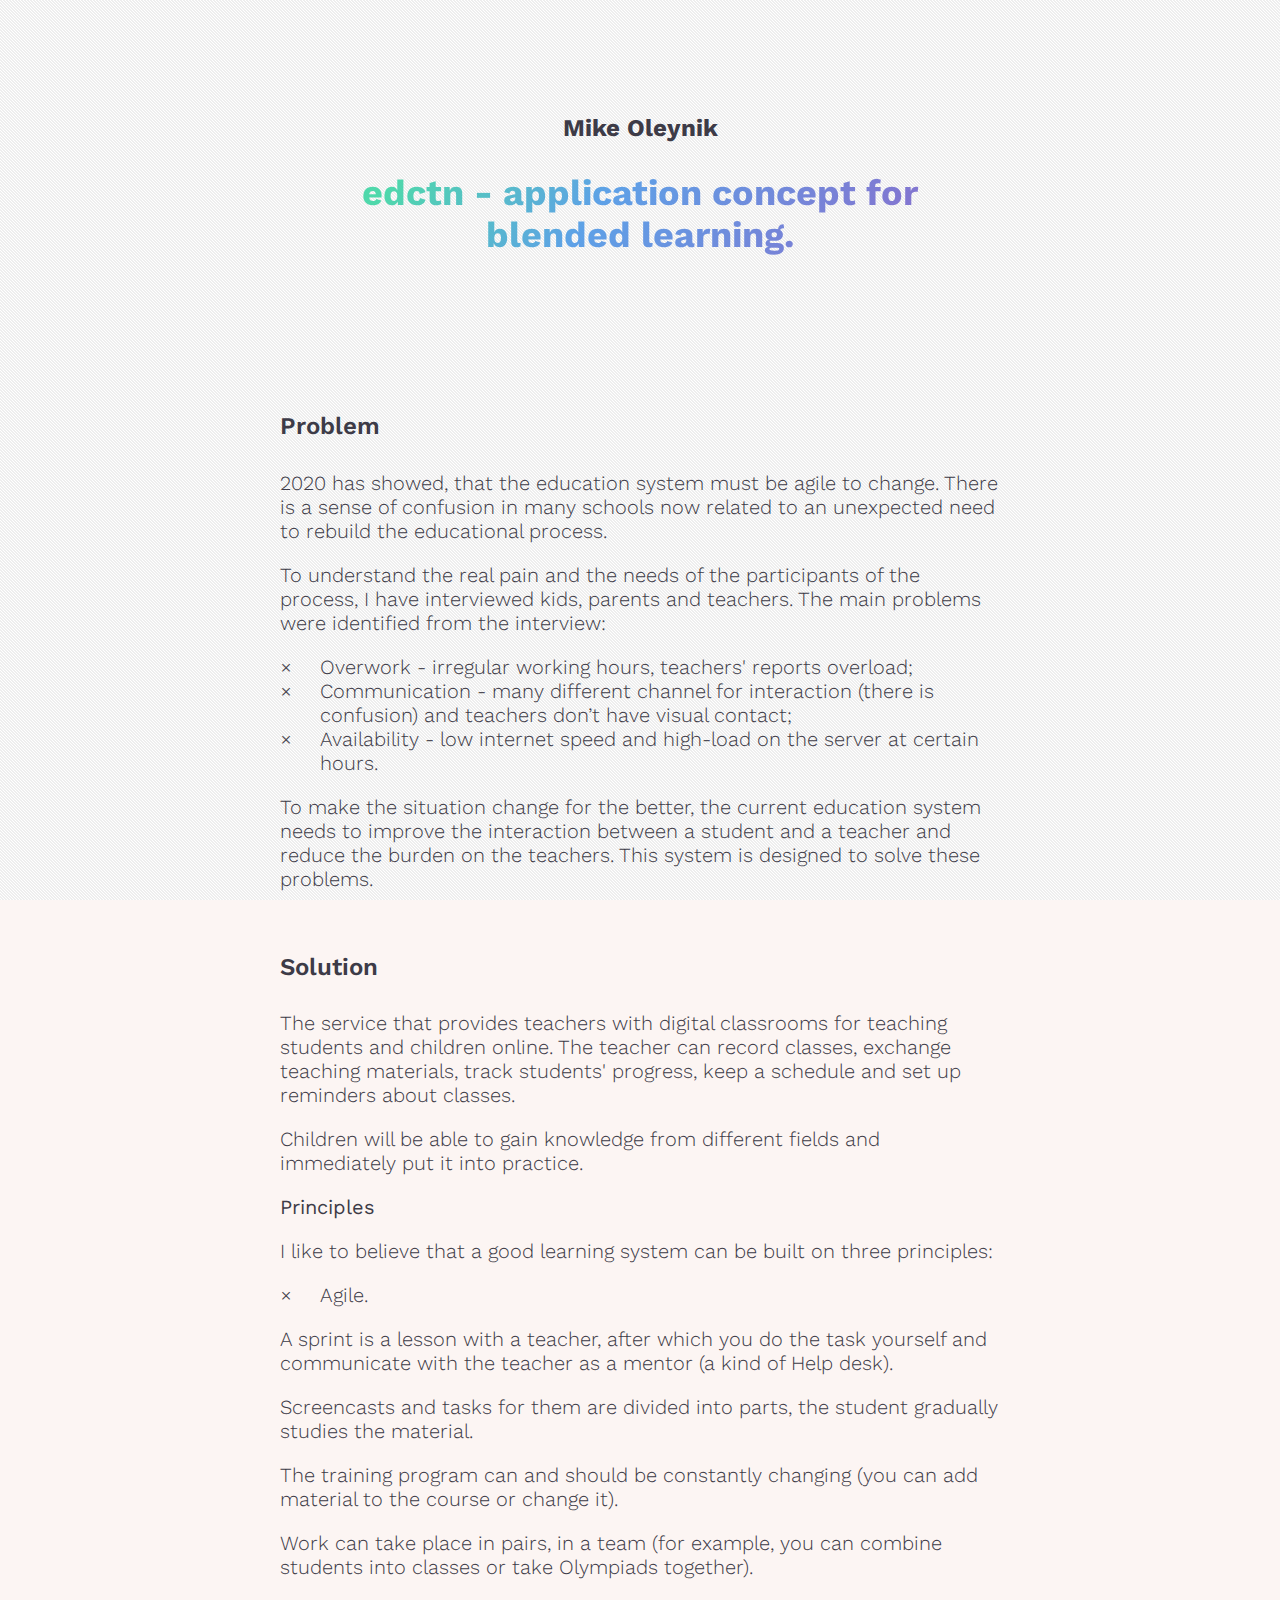
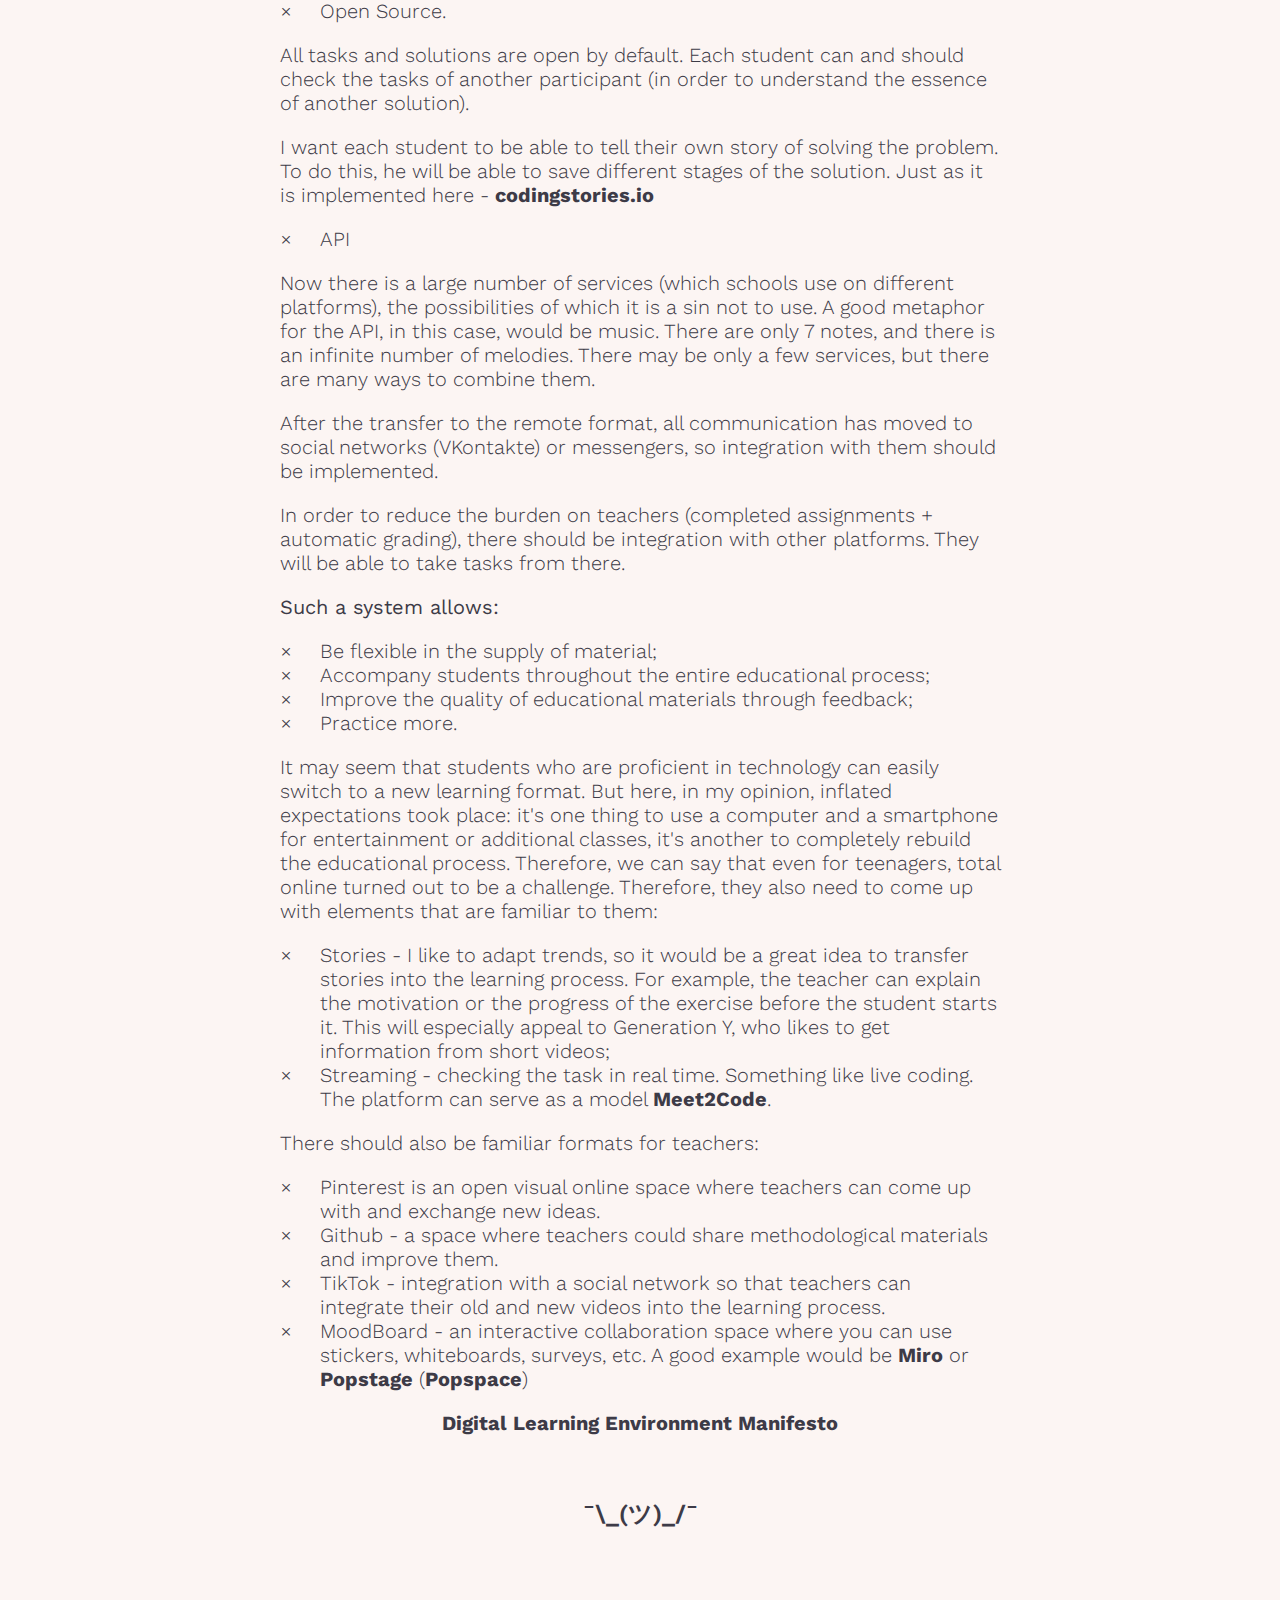
<file: yagni/edctn.html>
<!DOCTYPE html>
<html>
  <head>
    <meta charset="utf-8">
    <meta http-equiv="X-UA-Compatible" content="IE=edge">
    <title>edctn.</title>
    <meta name="description" content="">
    <meta name="viewport" content="width=device-width, initial-scale=1">
    <meta name="robots" content="all,follow">
    <link rel="shortcut icon" type="image/png" href="../img/favicon.png">
    <link rel="stylesheet" href="https://stackpath.bootstrapcdn.com/bootstrap/4.1.1/css/bootstrap.min.css" integrity="sha384-WskhaSGFgHYWDcbwN70/dfYBj47jz9qbsMId/iRN3ewGhXQFZCSftd1LZCfmhktB" crossorigin="anonymous">
    <link href="https://fonts.googleapis.com/css?family=Work+Sans:100,200,300,400,700,800,900" rel="stylesheet">
    <link rel="stylesheet" href="../css/style.css">
  </head>
  <body class="bg-edctn">
    <div class="wrapper">
      <header>
        <h1 class="bold"><a href="../index.html">Mike Oleynik</a></h1>
        <div class='footer-shrug'>
          <h2 class="edctn-title">edctn - application concept for blended learning.</h2>
        </div>
      </header>
      <main class="wrapper">
        <section>
          <h3>Problem</h3>
          <p>2020 has showed, that the education system must be agile to change. There is a sense of confusion in many schools now related to an unexpected need to rebuild the educational process.</p>

          <p>To understand the real pain and the needs of the participants of the process, I have interviewed kids, parents and teachers. The main problems were identified from the interview:</p>

          <ul class="list">
            <li>Overwork - irregular working hours, teachers' reports overload;</li>
            <li>Communication - many different channel for interaction (there is confusion) and teachers don’t have visual contact;</li>
            <li>Availability - low internet speed and high-load on the server at certain hours.</li>
          </ul>
          <p>To make the situation change for the better, the current education system needs to improve the interaction between a student and a teacher and reduce the burden on the teachers. This system is designed to solve these problems.</p>
        </section>

        <section>
          <h3>Solution</h3>
          <p>The service that provides teachers with digital classrooms for teaching students and children online. The teacher can record classes, exchange teaching materials, track students' progress, keep a schedule and set up reminders about classes.</p>
          <p>Children will be able to gain knowledge from different fields and immediately put it into practice.</p>

          <!-- <p>The clients are not students, as in online schools, but private tutors. In terms of technological tools, there is a big gap between online school solutions and the private segment.</p> -->

          <p><b>Principles</b></p>
          <p>I like to believe that a good learning system can be built on three principles:</p>

          <ul class="list">
            <li>Agile.</li>
          </ul>

          <p>A sprint is a lesson with a teacher, after which you do the task yourself and communicate with the teacher as a mentor (a kind of Help desk).</p>
          <p>Screencasts and tasks for them are divided into parts, the student gradually studies the material.</p>
          <p>The training program can and should be constantly changing (you can add material to the course or change it).</p>
          <p>Work can take place in pairs, in a team (for example, you can combine students into classes or take Olympiads together).</p>

          <ul class="list">
            <li>Open Source.</li>
          </ul>

          <p>All tasks and solutions are open by default. Each student can and should check the tasks of another participant (in order to understand the essence of another solution).</p>
          <p>I want each student to be able to tell their own story of solving the problem. To do this, he will be able to save different stages of the solution. Just as it is implemented here - <a href="https://codingstories.io/about">codingstories.io</a></p>

          <ul class="list">
            <li>API</li>
          </ul>

          <p>Now there is a large number of services (which schools use on different platforms), the possibilities of which it is a sin not to use. A good metaphor for the API, in this case, would be music. There are only 7 notes, and there is an infinite number of melodies. There may be only a few services, but there are many ways to combine them.</p>
          <p>After the transfer to the remote format, all communication has moved to social networks (VKontakte) or messengers, so integration with them should be implemented.</p>
          <p>In order to reduce the burden on teachers (completed assignments + automatic grading), there should be integration with other platforms. They will be able to take tasks from there.</p>

          <p><b>Such a system allows:</b></p>

          <ul class="list">
            <li>Be flexible in the supply of material;</li>
            <li>Accompany students throughout the entire educational process;</li>
            <li>Improve the quality of educational materials through feedback;</li>
            <li>Practice more.</li>
          </ul>

          <p>It may seem that students who are proficient in technology can easily switch to a new learning format. But here, in my opinion, inflated expectations took place: it's one thing to use a computer and a smartphone for entertainment or additional classes, it's another to completely rebuild the educational process. Therefore, we can say that even for teenagers, total online turned out to be a challenge. Therefore, they also need to come up with elements that are familiar to them:</p>

          <ul class="list">
            <li>Stories - I like to adapt trends, so it would be a great idea to transfer stories into the learning process. For example, the teacher can explain the motivation or the progress of the exercise before the student starts it. This will especially appeal to Generation Y, who likes to get information from short videos;</li>
            <li>Streaming - checking the task in real time. Something like live coding. The platform can serve as a model <a href="https://meet2code.com">Meet2Code</a>.</li>
          </ul>

          <p>There should also be familiar formats for teachers:</p>
          <ul class="list">
            <li>Pinterest is an open visual online space where teachers can come up with and exchange new ideas.</li>
            <li>Github - a space where teachers could share methodological materials and improve them.</li>
            <li>TikTok - integration with a social network so that teachers can integrate their old and new videos into the learning process.</li>
            <li>MoodBoard - an interactive collaboration space where you can use stickers, whiteboards, surveys, etc. A good example would be <a href="https://miro.com/">Miro</a> or <a href="https://popstage.com/">Popstage</a> (<a href="https://popspace.io/">Popspace</a>)</li>
          </ul>
        </section>
      </main>
      <footer>
        <section>
          <div class='footer-shrug'>
            <a href='http://edutainme.ru'>Digital Learning Environment Manifesto</a>
            <h3>¯\_(ツ)_/¯</h3>
          </div>
        </section>
      </footer>
    </div>
  </body>
</html>
</file>
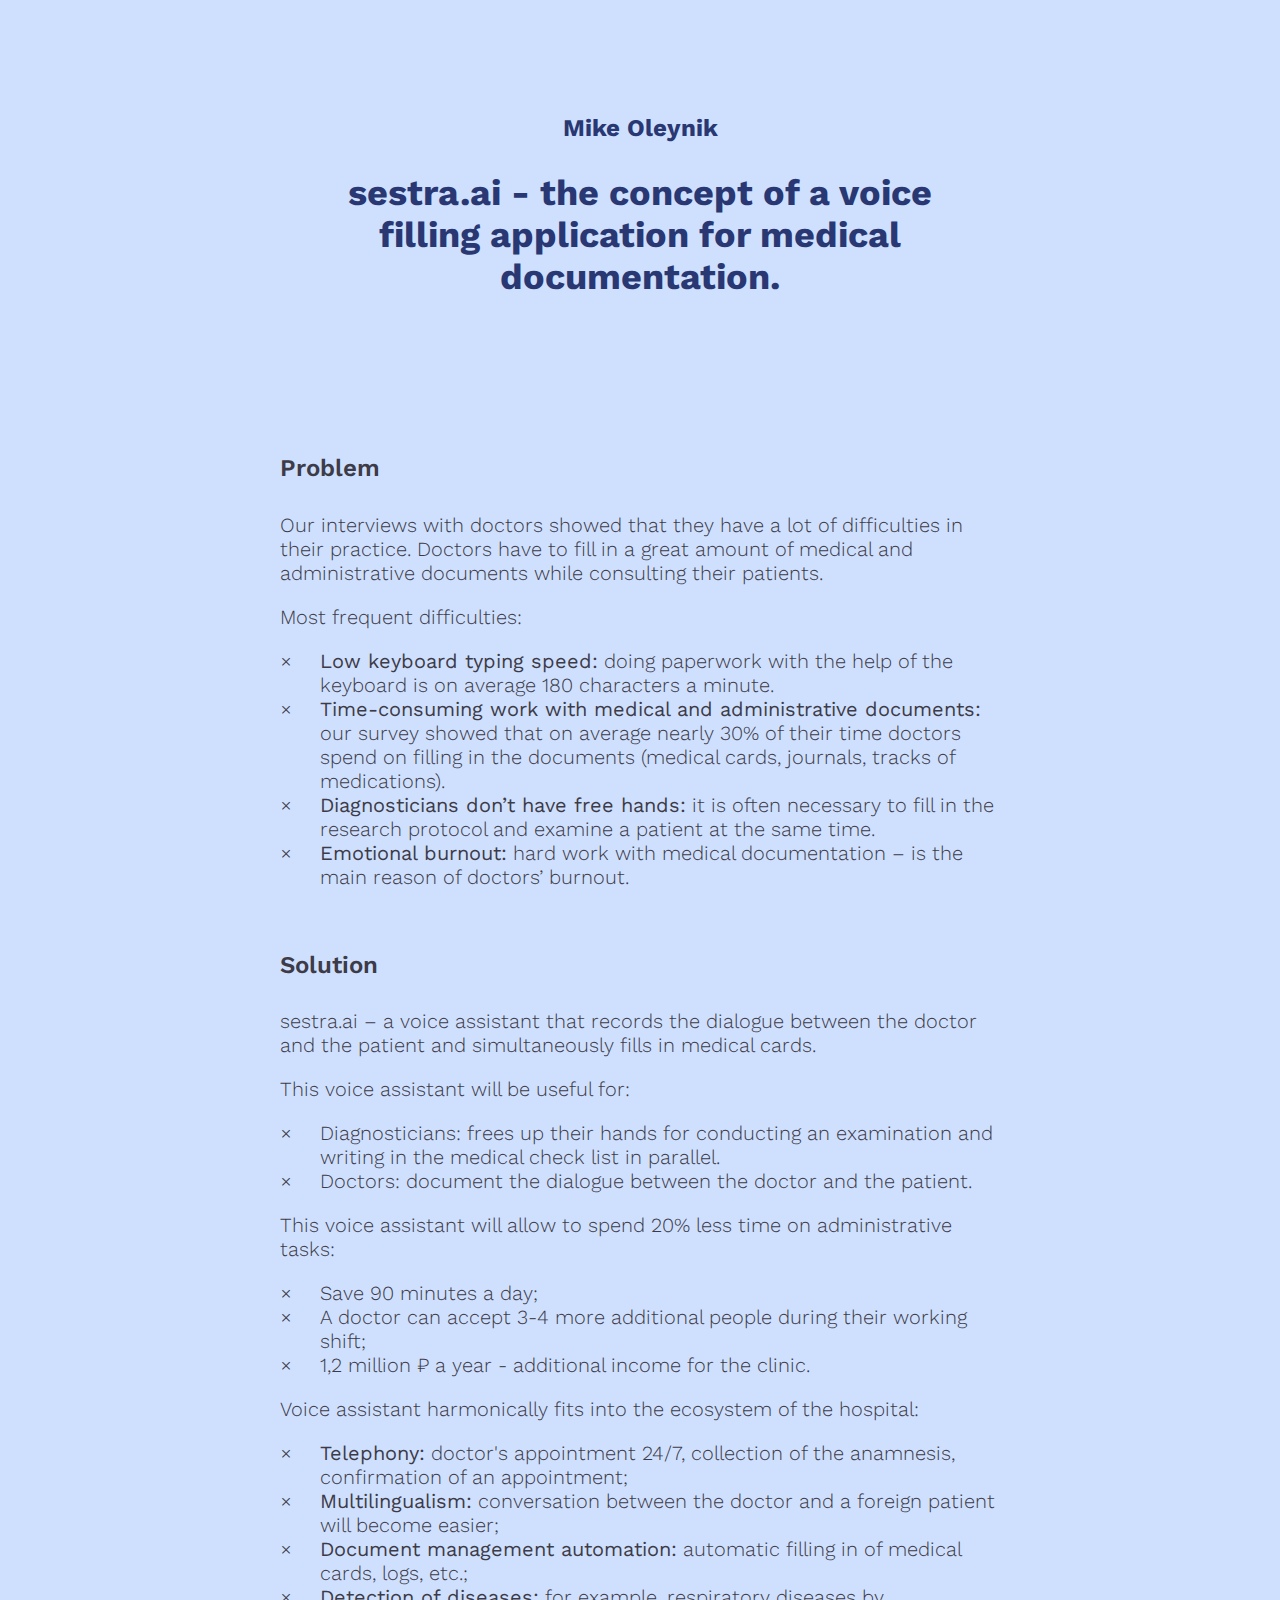
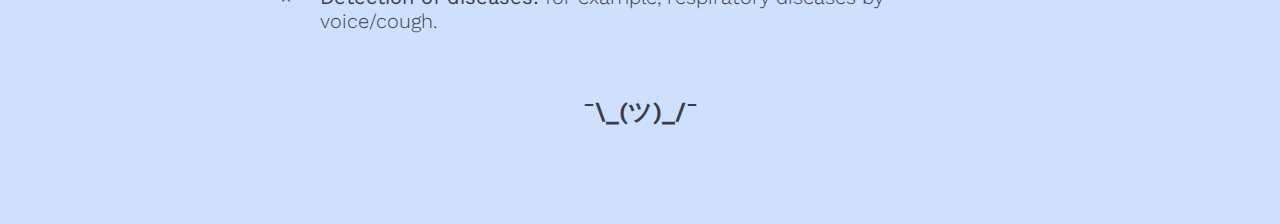
<file: yagni/sestra.html>
<!DOCTYPE html>
<html>
  <head>
    <meta charset="utf-8">
    <meta http-equiv="X-UA-Compatible" content="IE=edge">
    <title>sestra.ai</title>
    <meta name="description" content="">
    <meta name="viewport" content="width=device-width, initial-scale=1">
    <meta name="robots" content="all,follow">
    <link rel="shortcut icon" type="image/png" href="../img/favicon.png">
    <link rel="stylesheet" href="https://stackpath.bootstrapcdn.com/bootstrap/4.1.1/css/bootstrap.min.css" integrity="sha384-WskhaSGFgHYWDcbwN70/dfYBj47jz9qbsMId/iRN3ewGhXQFZCSftd1LZCfmhktB" crossorigin="anonymous">
    <link href="https://fonts.googleapis.com/css?family=Work+Sans:100,200,300,400,700,800,900" rel="stylesheet">
    <link rel="stylesheet" href="../css/style.css">
  </head>
  <body class="bg-blue">
    <div class="wrapper">
      <header>
        <h1 class="bold"><a href="../index.html">Mike Oleynik</a></h1>
        <div class='footer-shrug'>
          <h2 class="sestra-title">sestra.ai - the concept of a voice filling application for medical documentation.</h2>
        </div>
      </header>
      <main class="wrapper">
        <section>
          <h3>Problem</h3>
          <p>Our interviews with doctors showed that they have a lot of difficulties in their practice. Doctors have to fill in a great amount of medical and administrative documents while consulting their patients.</p>

          <p>Most frequent difficulties:</p>
          <ul class="list">
            <li><b>Low keyboard typing speed:</b> doing paperwork with the help of the keyboard is on average 180 characters a minute.</li>
            <li><b>Time-consuming work with medical and administrative documents:</b> our survey showed that on average nearly 30% of their time doctors spend on filling in the documents (medical cards, journals, tracks of medications).</li>
            <li><b>Diagnosticians don’t have free hands:</b> it is often necessary to fill in the research protocol and examine a patient at the same time.</li>
            <li><b>Emotional burnout:</b> hard work with medical documentation – is the main reason of doctors’ burnout.</li>
          </ul>
        </section>

        <section>
          <h3>Solution</h3>
          <p>sestra.ai – a voice assistant that records the dialogue between the doctor and the patient and simultaneously fills in medical cards.</p>
          <p>This voice assistant will be useful for:</p>
          <ul class="list">

            <li>Diagnosticians: frees up their hands for conducting an examination and writing in the medical check list in parallel.</li>
            <li>Doctors: document the dialogue between the doctor and the patient.</li>
          </ul>

          <p>This voice assistant will allow to spend 20% less time on administrative tasks:</p>
          <ul class="list">
            <li>Save 90 minutes a day;</li>
            <li>A doctor can accept 3-4 more additional people during their working shift;</li>
            <li>1,2 million ₽ a year - additional income for the clinic.</li>
          </ul>

          <p>Voice assistant harmonically fits into the ecosystem of the hospital:</p>
          <ul class="list">
            <li><b>Telephony:</b> doctor's appointment 24/7, collection of the anamnesis, confirmation of an appointment;</li>
            <li><b>Multilingualism:</b> conversation between the doctor and a foreign patient will become easier;</li>
            <li><b>Document management automation:</b> automatic filling in of medical cards, logs, etc.;</li>
            <li><b>Detection of diseases:</b> for example, respiratory diseases by voice/cough.</li>
          </ul>
        </section>
      </main>
      <footer>
        <section>
          <div class='footer-shrug'><h3>¯\_(ツ)_/¯</h3></div>
        </section>
      </footer>
    </div>
  </body>
</html>
</file>
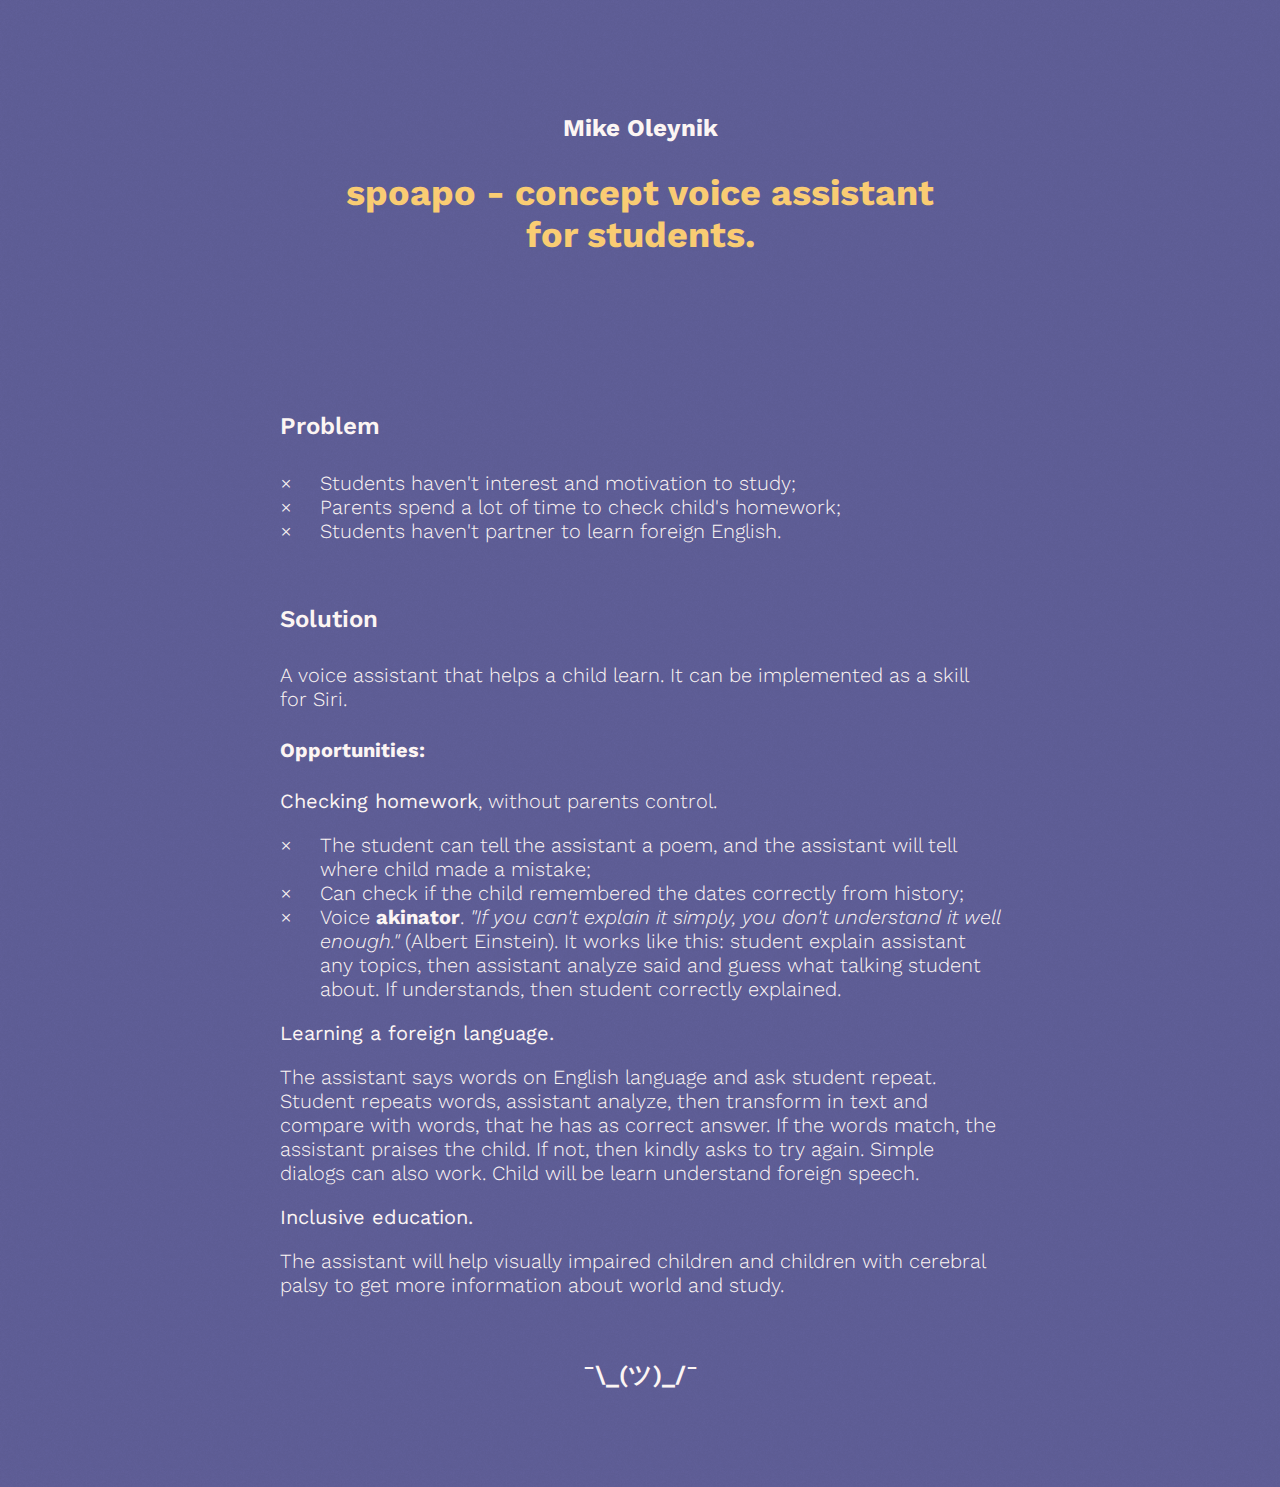
<file: yagni/spoapo.html>
<!DOCTYPE html>
<html>
  <head>
    <meta charset="utf-8">
    <meta http-equiv="X-UA-Compatible" content="IE=edge">
    <title>spoapo.</title>
    <meta name="description" content="">
    <meta name="viewport" content="width=device-width, initial-scale=1">
    <meta name="robots" content="all,follow">
    <link rel="shortcut icon" type="image/png" href="../img/favicon.png">
    <link rel="stylesheet" href="https://stackpath.bootstrapcdn.com/bootstrap/4.1.1/css/bootstrap.min.css" integrity="sha384-WskhaSGFgHYWDcbwN70/dfYBj47jz9qbsMId/iRN3ewGhXQFZCSftd1LZCfmhktB" crossorigin="anonymous">
    <link href="https://fonts.googleapis.com/css?family=Work+Sans:100,200,300,400,700,800,900" rel="stylesheet">
    <link rel="stylesheet" href="../css/style.css">
  </head>
  <body class="bg-spoapo">
    <div class="wrapper">
      <header>
        <h1 class="bold"><a href="../index.html">Mike Oleynik</a></h1>
        <div class='footer-shrug'>
          <h2 class="spoapo-title">spoapo - concept voice assistant for students.</h2>
        </div>
      </header>
      <main class="wrapper">
        <section>
          <h3>Problem</h3>

          <ul class="list">
            <li>Students haven't interest and motivation to study;</li>
            <li>Parents spend a lot of time to check child's homework;</li>
            <li>Students haven't partner to learn foreign English.</li>
          </ul>
        </section>

        <section>
          <h3>Solution</h3>
          <p>A voice assistant that helps a child learn. It can be implemented as a skill for Siri.</p>

          <h4>Opportunities:</h4>

          <p><b>Checking homework</b>, without parents control.</p>
          <ul class="list">
            <li>The student can tell the assistant a poem, and the assistant will tell where child made a mistake;</li>
            <li>Can check if the child remembered the dates correctly from history;</li>
            <li>Voice <a href="https://en.akinator.com" target="_blank">akinator</a>. <i>"If you can't explain it simply, you don't understand it well enough."</i> (Albert Einstein). It works like this: student explain assistant any topics, then assistant analyze said and guess what talking student about. If understands, then student correctly explained.</li>
          </ul>

          <p><b>Learning a foreign language.</b></p>
          <p>The assistant says words on English language and ask student repeat. Student repeats words, assistant analyze, then transform in text and compare with words, that he has as correct answer. If the words match, the assistant praises the child. If not, then kindly asks to try again. Simple dialogs can also work. Child will be learn understand foreign speech.</p>

          <p><b>Inclusive education.</b></p>
          <p>The assistant will help visually impaired children and children with cerebral palsy to get more information about world and study.</p>

        </section>
      </main>
      <footer>
        <section>
          <div class='footer-shrug'>
            <h3>¯\_(ツ)_/¯</h3>
          </div>
        </section>
      </footer>
    </div>
  </body>
</html>
</file>
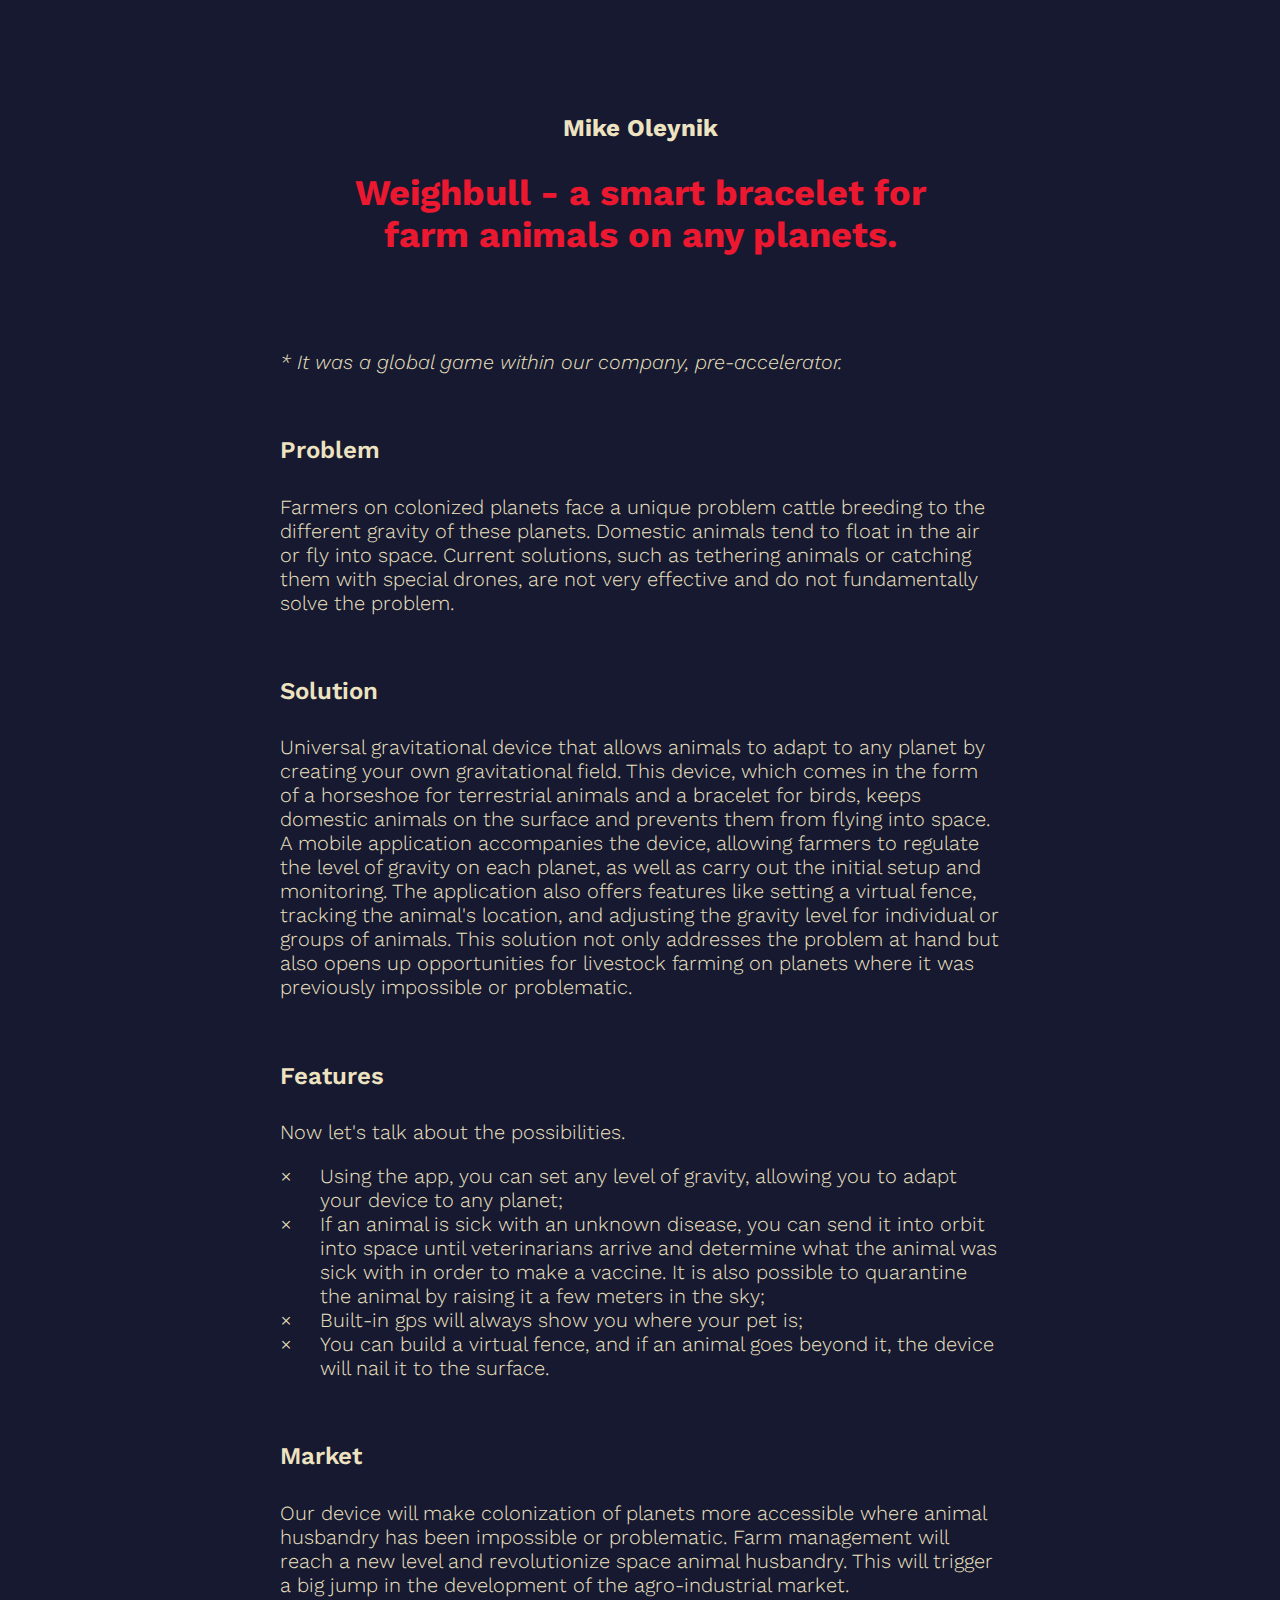
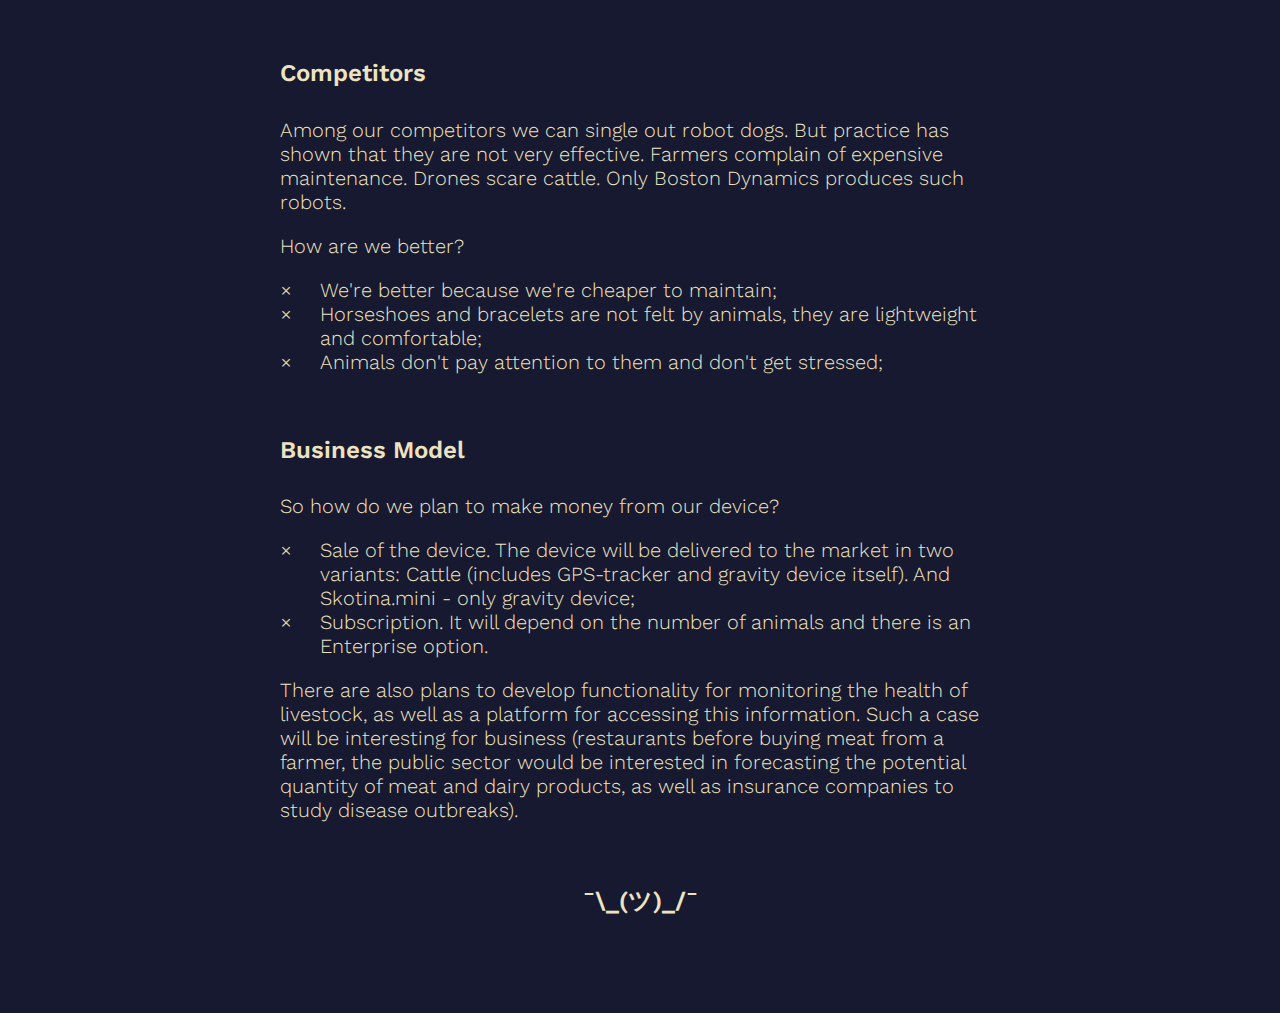
<file: yagni/weighbull.html>
<!DOCTYPE html>
<html>
  <head>
    <meta charset="utf-8">
    <meta http-equiv="X-UA-Compatible" content="IE=edge">
    <title>Weighbull.</title>
    <meta name="description" content="">
    <meta name="viewport" content="width=device-width, initial-scale=1">
    <meta name="robots" content="all,follow">
    <link rel="shortcut icon" type="image/png" href="../img/favicon.png">
    <link rel="stylesheet" href="https://stackpath.bootstrapcdn.com/bootstrap/4.1.1/css/bootstrap.min.css" integrity="sha384-WskhaSGFgHYWDcbwN70/dfYBj47jz9qbsMId/iRN3ewGhXQFZCSftd1LZCfmhktB" crossorigin="anonymous">
    <link href="https://fonts.googleapis.com/css?family=Work+Sans:100,200,300,400,700,800,900" rel="stylesheet">
    <link rel="stylesheet" href="../css/style.css">
  </head>
  <body class="bg-weighbull">
    <div class="wrapper">
      <header>
        <h1 class="bold"><a href="../index.html">Mike Oleynik</a></h1>
        <div class='footer-shrug'>
          <h2 class="weighbull-title">Weighbull - a smart bracelet for farm animals on any planets.</h2>
        </div>
      </header>
      <main class="wrapper">
        <section>
          <i>* It was a global game within our company, pre-accelerator.</i>
        </section>

        <section>
          <h3>Problem</h3>
          <p>Farmers on colonized planets face a unique problem cattle breeding to the different gravity of these planets. Domestic animals tend to float in the air or fly into space. Current solutions, such as tethering animals or catching them with special drones, are not very effective and do not fundamentally solve the problem.</p>
        </section>

        <section>
          <h3>Solution</h3>
          <p>Universal gravitational device that allows animals to adapt to any planet by creating your own gravitational field. This device, which comes in the form of a horseshoe for terrestrial animals and a bracelet for birds, keeps domestic animals on the surface and prevents them from flying into space. A mobile application accompanies the device, allowing farmers to regulate the level of gravity on each planet, as well as carry out the initial setup and monitoring. The application also offers features like setting a virtual fence, tracking the animal's location, and adjusting the gravity level for individual or groups of animals. This solution not only addresses the problem at hand but also opens up opportunities for livestock farming on planets where it was previously impossible or problematic.</p>
        </section>

        <section>
          <h3>Features</h3>
          <p>Now let's talk about the possibilities.</p>

          <ul class="list">
            <li>Using the app, you can set any level of gravity, allowing you to adapt your device to any planet;</li>
            <li>If an animal is sick with an unknown disease, you can send it into orbit into space until veterinarians arrive and determine what the animal was sick with in order to make a vaccine. It is also possible to quarantine the animal by raising it a few meters in the sky;</li>
            <li>Built-in gps will always show you where your pet is;</li>
            <li>You can build a virtual fence, and if an animal goes beyond it, the device will nail it to the surface.</li>
          </ul>
        </section>

        <section>
          <h3>Market</h3>
          <p>Our device will make colonization of planets more accessible where animal husbandry has been impossible or problematic. Farm management will reach a new level and revolutionize space animal husbandry. This will trigger a big jump in the development of the agro-industrial market.</p>
        </section>

        <section>
          <h3>Competitors</h3>
          <p>Among our competitors we can single out robot dogs. But practice has shown that they are not very effective. Farmers complain of expensive maintenance. Drones scare cattle. Only Boston Dynamics produces such robots.</p>

          <p>How are we better?</p>
          <ul class="list">
            <li>We're better because we're cheaper to maintain;</li>
            <li>Horseshoes and bracelets are not felt by animals, they are lightweight and comfortable;</li>
            <li>Animals don't pay attention to them and don't get stressed;</li>
          </ul>
        </section>

        <section>
          <h3>Business Model</h3>
          <p>So how do we plan to make money from our device?</p>

          <ul class="list">
            <li>Sale of the device. The device will be delivered to the market in two variants: Cattle (includes GPS-tracker and gravity device itself). And Skotina.mini - only gravity device;</li>
            <li>Subscription. It will depend on the number of animals and there is an Enterprise option.</li>
          </ul>

          <p>There are also plans to develop functionality for monitoring the health of livestock, as well as a platform for accessing this information. Such a case will be interesting for business (restaurants before buying meat from a farmer, the public sector would be interested in forecasting the potential quantity of meat and dairy products, as well as insurance companies to study disease outbreaks).</p>
        </section>
      </main>
      <footer>
        <section>
          <div class='footer-shrug'>
            <h3>¯\_(ツ)_/¯</h3>
          </div>
        </section>
      </footer>
    </div>
  </body>
</html>
</file>
<file: css/style.css>
body {
  margin: 0;
  color: #3d3b47;
  background-color: #f3f4f6;
  font-family: 'Work Sans', sans-serif;
}

header {
  position: relative;
  margin-top: 30px;
  padding: 5vw;
}

footer {
  margin-bottom: 90px;
}

h1 {
  text-align: center;
  font-size: 24px;
  margin-top: 20px;
}

h2 {
  text-align: center;
  font-size: 36px;
  font-weight: 600;
}

h3 {
  padding:3vw 0 0.5vw 0;
  font-size: 24px;
  font-weight: 600;
}

li {
  list-style: none;
}

.list li:before {
  margin-left: -2em;
  margin-right: 1em;
  position: absolute;
  content: '×';
}

a {
  font-weight: bold;
  color: #3d3b47;
  text-decoration: underline;
}

a:hover {
  font-weight: bold;
  color: #ed5e42;
  text-decoration-color: #2798c4;
}

.funbox a:hover {
  color: #023300;
  text-decoration-color: #bccf01;
}

.wrapper {
  max-width: 760px;
  margin: 0 auto;
  padding-left: 20px;
  padding-right: 20px;
  font-size: 20px;
  font-weight: 300;
}

.sub {
  font-size: 20px;
  font-weight: 400;
}

.language {
  position: absolute;
  right: 0;
  top: 0;

  text-transform: uppercase;
}

.active {
  font-style: italic;
}

.rool {
  margin: 0;
  padding: 0;
}

.rool--open-source {
  display: flex;
  flex-wrap: wrap;
}

.rool--open-source li {
  width: 330px;
  margin-right: 20px;
}

.poster {
  position: relative;
}

.poster:hover .gif {
  display: block;
  transition: 1s;
}

.gif {
  display: none;
  position: absolute;
  margin-left: 230px;
  margin-top: -230px;
}

.inactive {
  color: #e6e9f2;
}

.inactive a {
  font-weight: bold;
  color: #e6e9f2;
}

.inactive a:hover {
  color: #ed5e42;
  text-decoration-color: #2798c4;
  font-weight: bold;
}

.container {
  padding: 0;
  display: flex;
  justify-content: space-between;
}

.img-center {
  display: block;
  width: 300px;
  margin: 0 auto;
}

.footer-shrug {
  text-align: center;
}

/* edctn */
.bg-edctn {
  background-color: #fcf5f3;
  background-image: url(../img/edctn_background.png);
  background-repeat: repeat;
  background-position: 215px 0;
  background-attachment: fixed;
}

.edctn-title {
  font-weight: bold;
  background-size: 100%;
  -webkit-background-clip: text;
  -webkit-text-fill-color: transparent;
  background-image: linear-gradient(123.97deg,#4fd8ab 10.62%,#5ea1e7 43.12%,#8375d0 89.61%);
}

.bg-edctn a {
  font-weight: bold;
  color: #3d3b47;
  text-decoration: none;
}

.bg-edctn a:hover {
  font-weight: bold;
  color: #3d3b47;
  text-decoration: underline;
}

/* spoapo */
.bg-spoapo {
  background-color: #61609a;
  background-image: url(../img/bg_spoapo.png);
  color: #fcf5f3;
}

.spoapo-title {
  font-weight: bold;
  color: #f9cc73;
}

.bg-spoapo ::selection {
  background: #f9cc73;
  color: #61609a;
}

.bg-spoapo a {
  font-weight: bold;
  color: #fcf5f3;
  text-decoration: none;
}

.bg-spoapo a:hover {
  font-weight: bold;
  color: #fcf5f3;
  text-decoration-color: #fcf5f3;
  text-decoration: underline;
}

/* weighbull */
.bg-weighbull {
  background-color: #161930; /* #161930 #1d1f2f #171B29 #161a2f */
  color: #EEE3C1;
}

.weighbull-title {
  font-weight: bold;
  color: #eb1830;
}

.bg-weighbull ::selection {
  background: #eb1830;
  color: #EEE3C1;
 }

 .bg-weighbull a {
  font-weight: bold;
  color: #EEE3C1;
  text-decoration: none;
}

.bg-weighbull a:hover {
  font-weight: bold;
  color: #EEE3C1;
  text-decoration: underline;
}

/* sestra.ai */
.bg-blue {
  background-color: #cfe0ff;
}

.sestra-title {
  font-weight: bold;
  color: #293872;
}

.bg-blue ::selection {
  background: #293872;
  color: #cfe0ff;
 }

.bg-blue a {
  font-weight: bold;
  color: #293872;
  text-decoration: none;
}

.bg-blue a:hover {
  font-weight: bold;
  color: #293872;
  text-decoration: underline;
}

/* layt */
.bg-layt {
  background-color: #f4f0e7;
  background-image: url(../img/bg_spoapo.png);
  color: #ff7d56;
}

.layt-title {
  font-weight: bold;
  color: #ff3c00;
}

.bg-layt ::selection {
  background: #ff3c00;
  color: #fff;
 }

 .bg-layt a {
  font-weight: bold;
  color: #ff7d56;
  text-decoration: none;
}

.bg-layt a:hover {
  font-weight: bold;
  color: #ff7d56;
  text-decoration: underline;
}

/* chat */
.bg-chat {
  background-color: #344a4c ;
  color: #fefae0;
}

.bg-chat ::selection {
  background: #809778;
  color: #fff;
 }

.chat-title {
  font-weight: bold;
  color: #ff8370;
}
</file>
